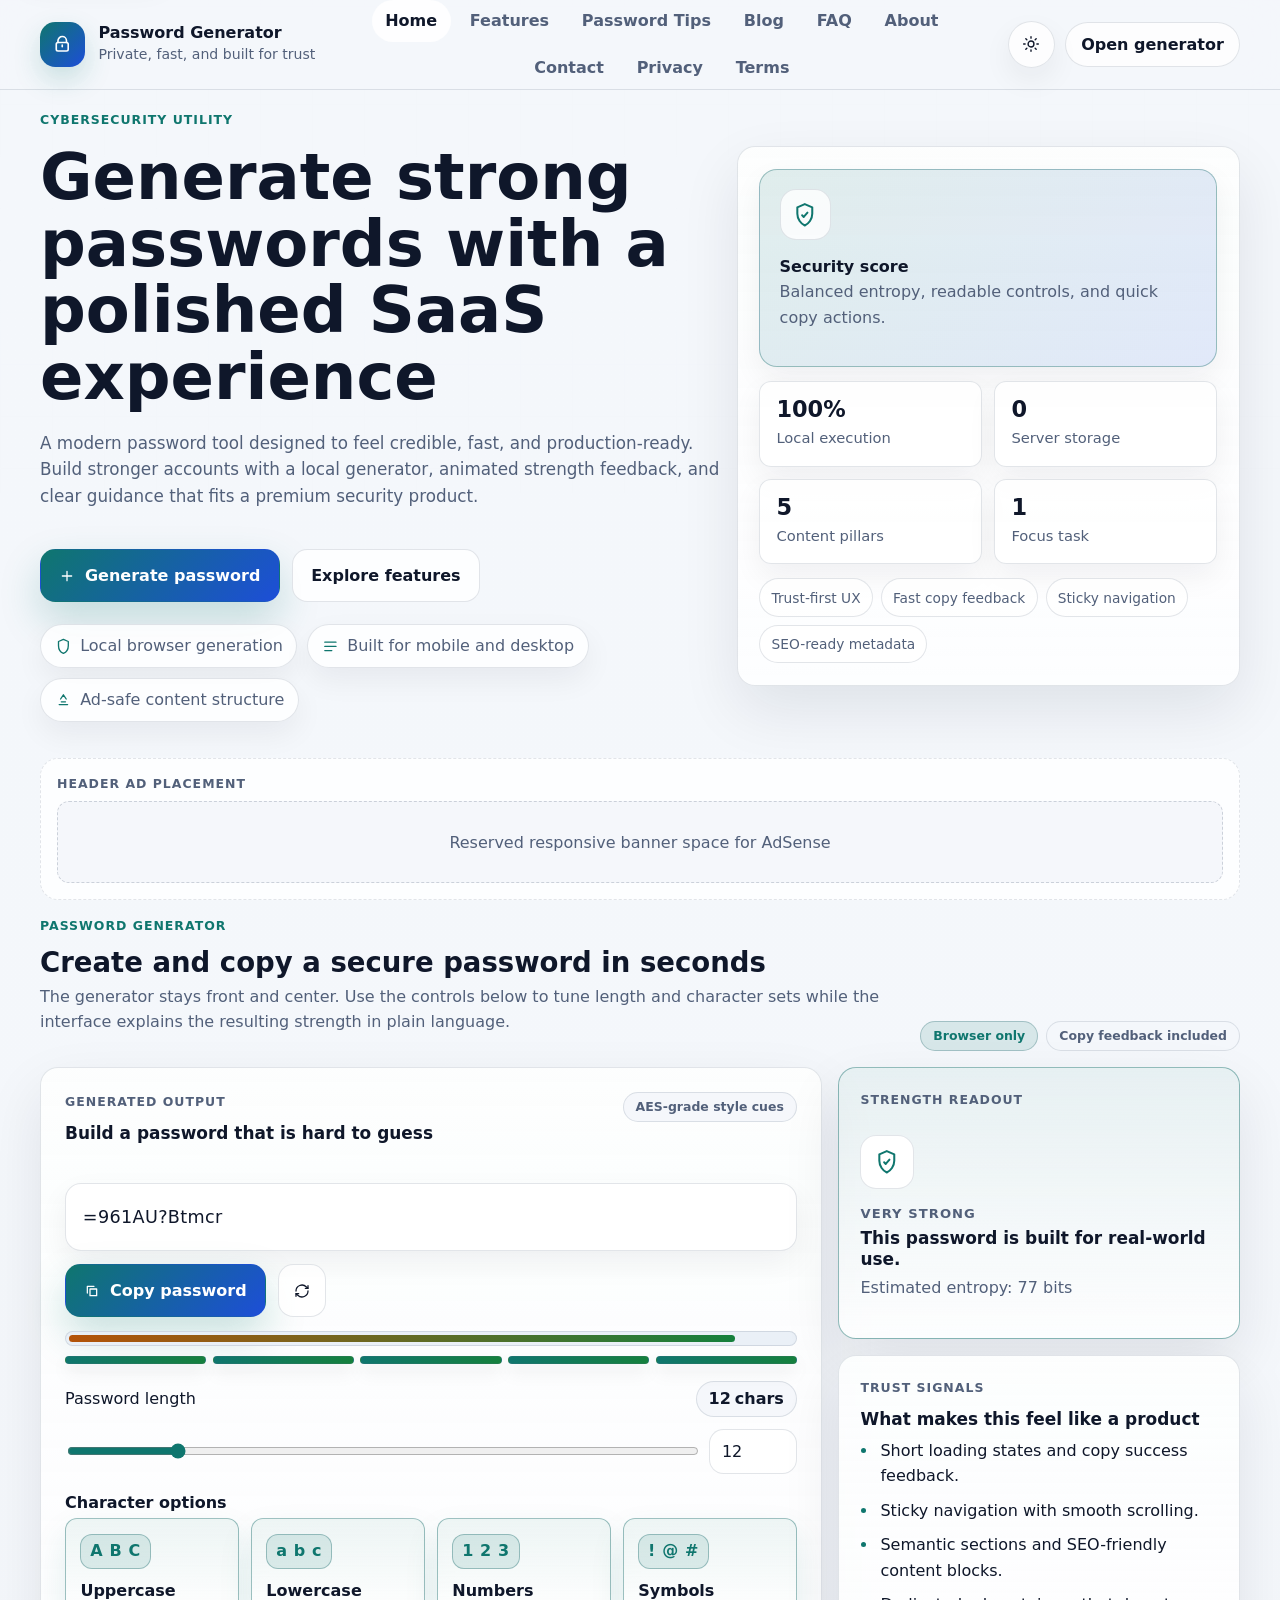
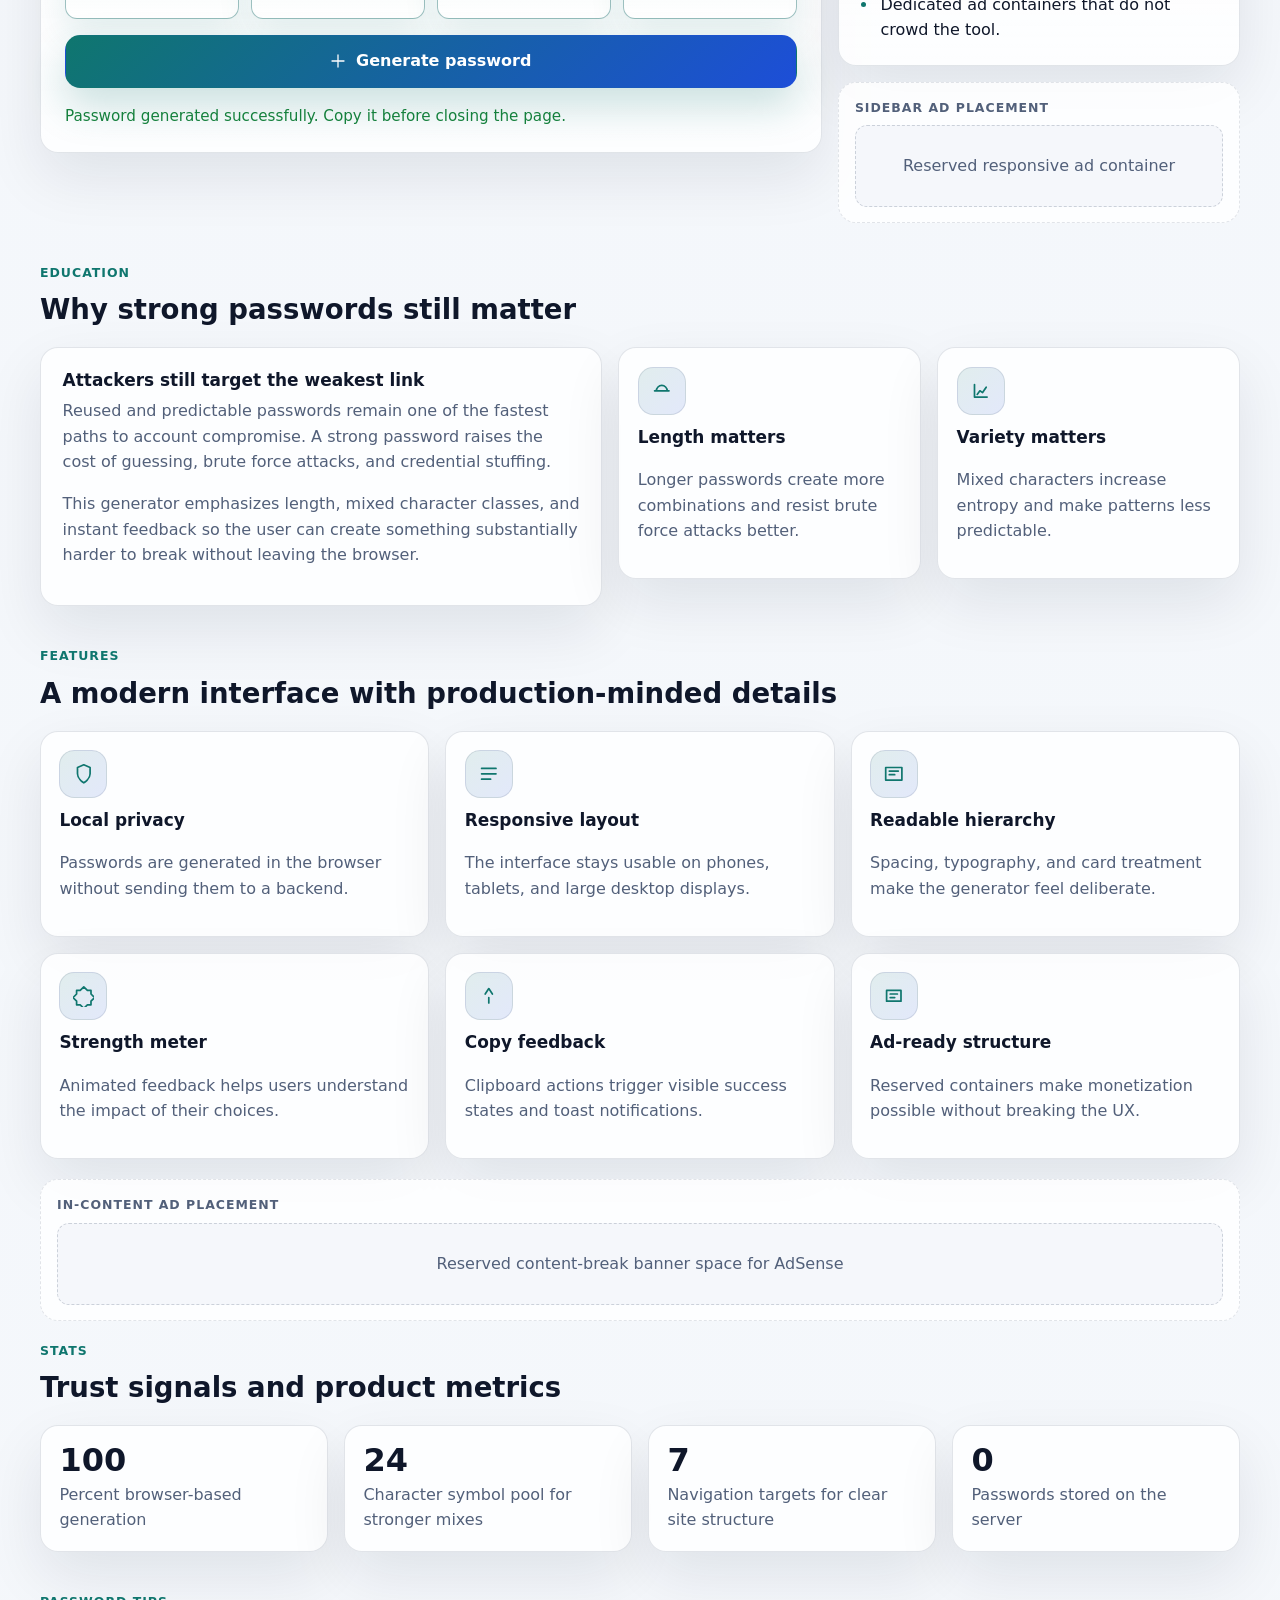
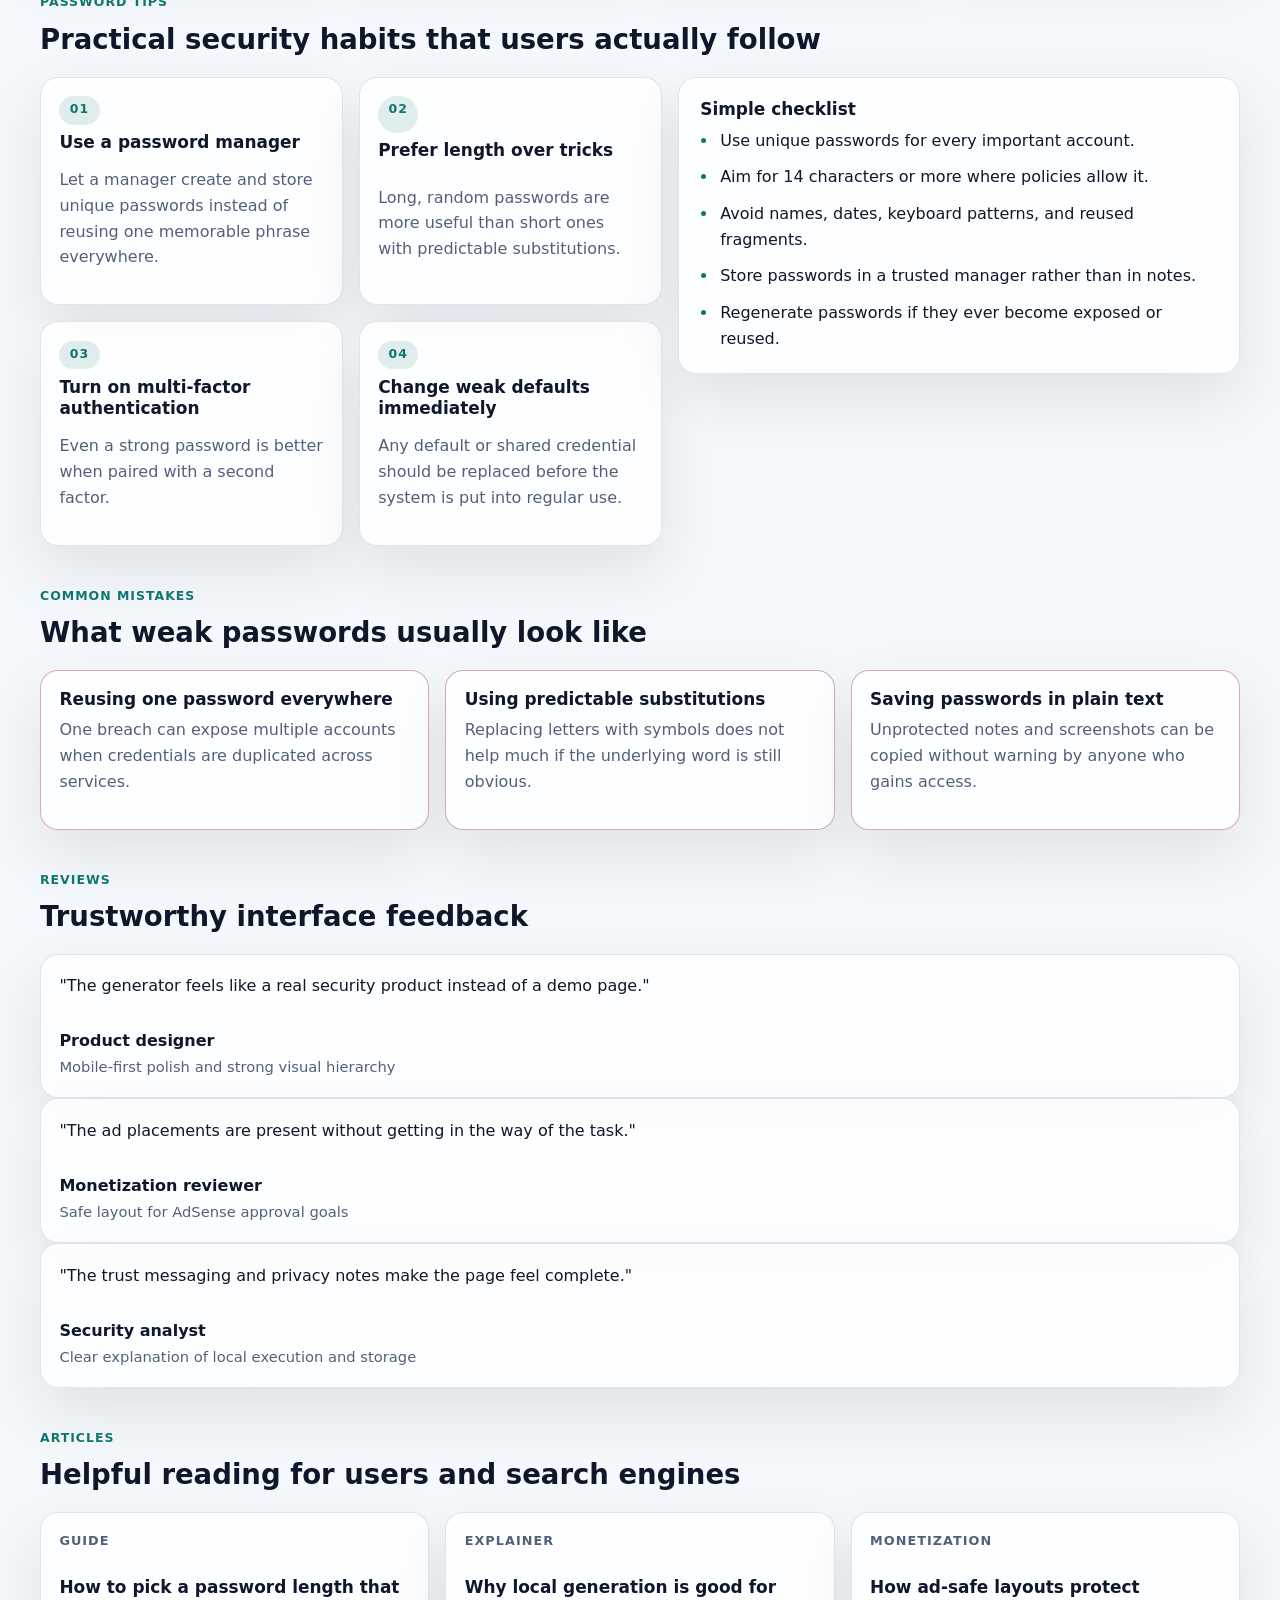
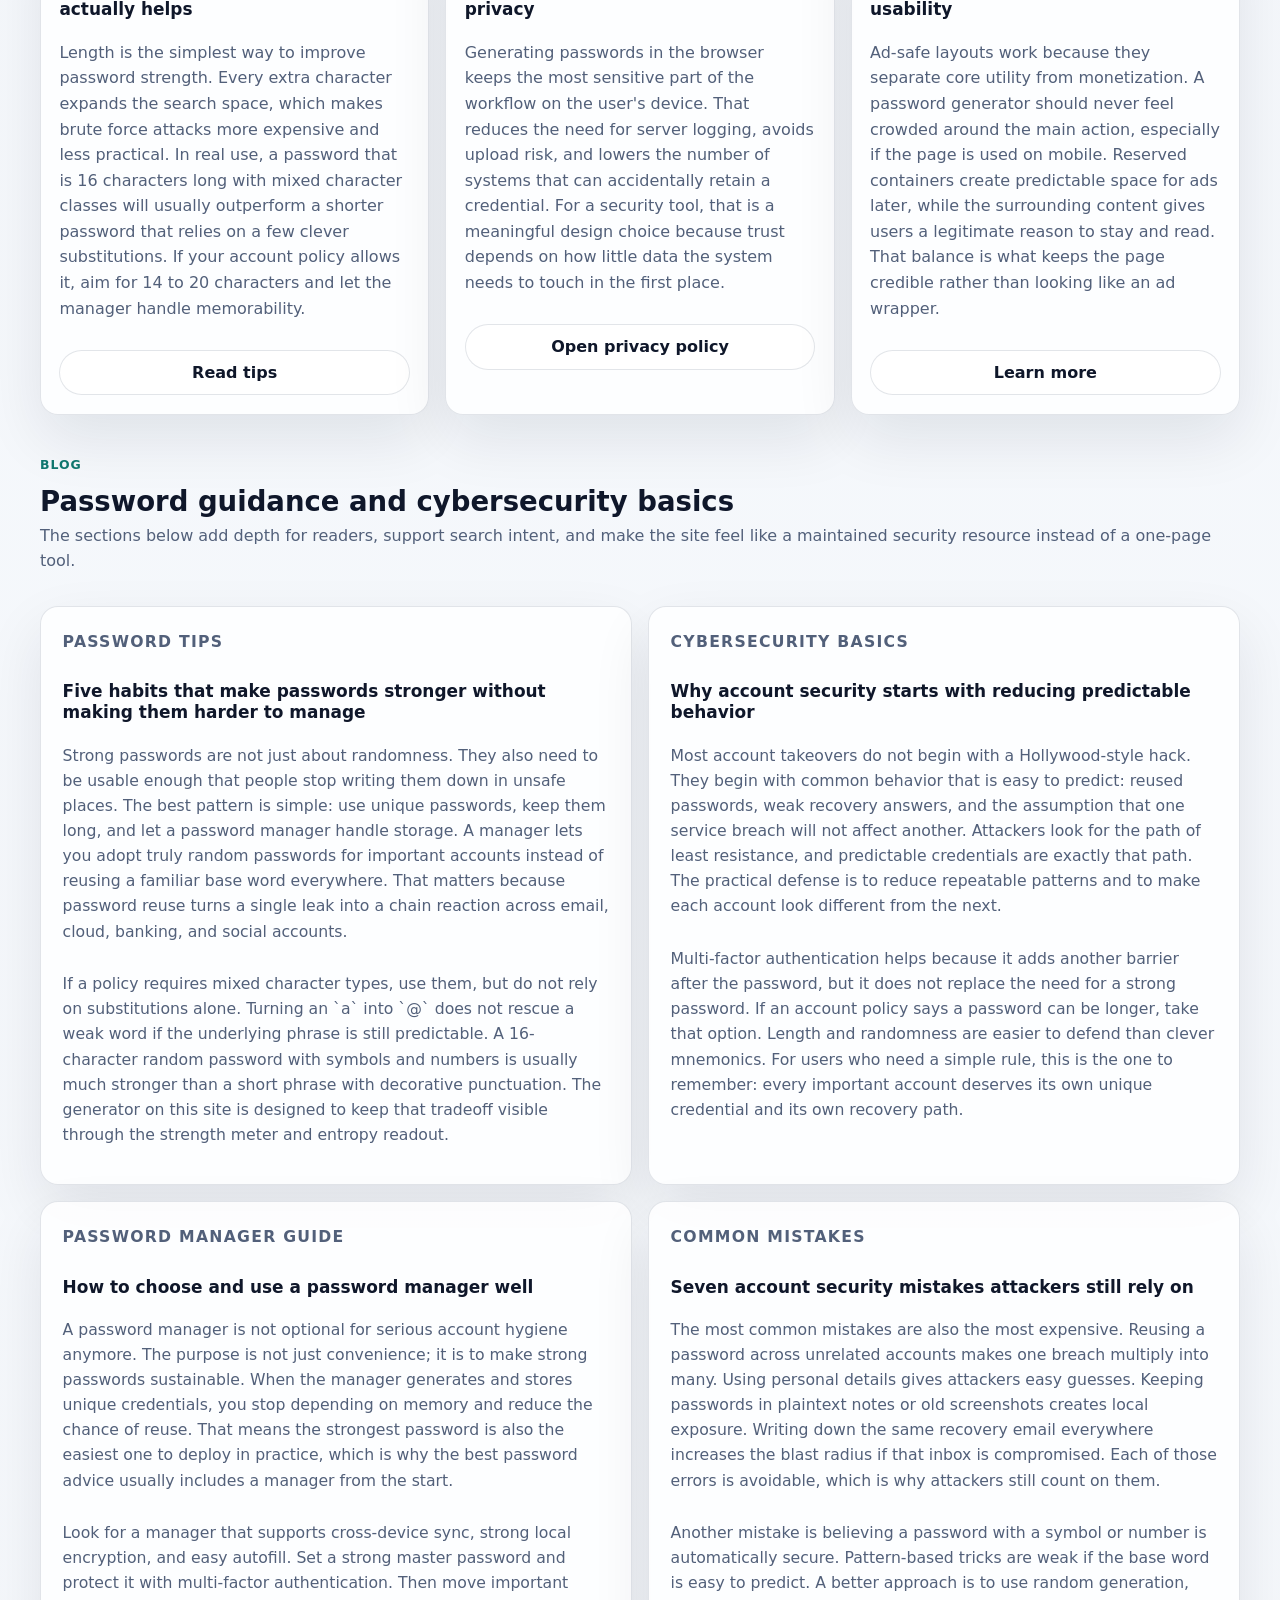
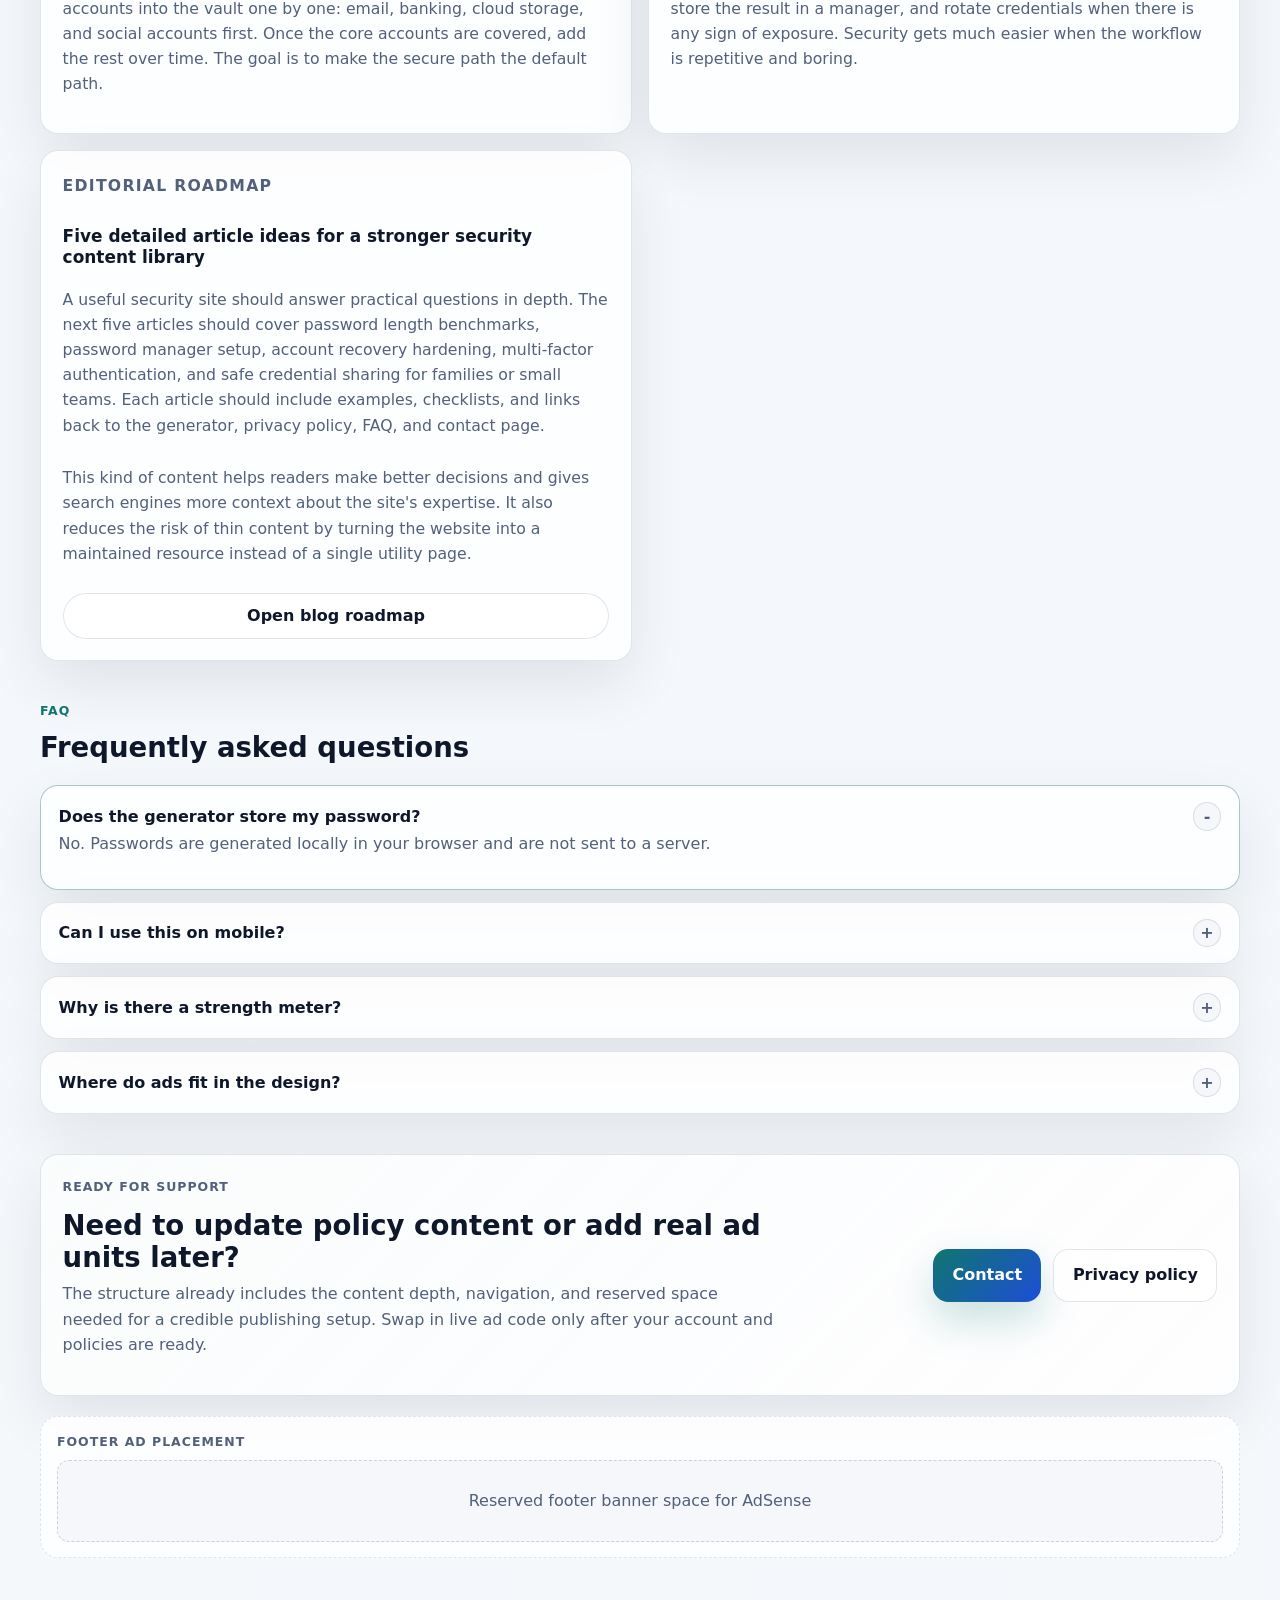
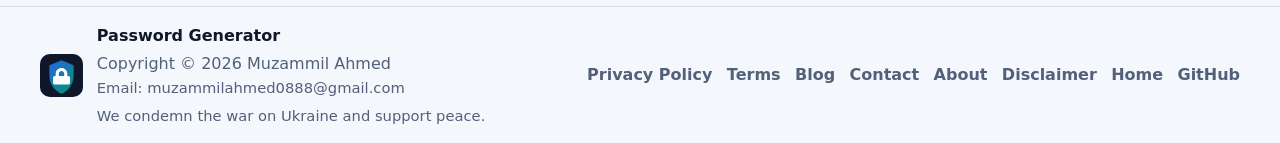
<file: index.html>
<!DOCTYPE html>
<html lang="en" data-theme="light">
<head>
  <meta charset="UTF-8" />
  <meta name="viewport" content="width=device-width, initial-scale=1.0" />
  <meta name="description" content="Generate strong passwords instantly with a modern cybersecurity SaaS-style interface built for trust, SEO, accessibility, and AdSense-ready publishing." />
  <meta name="author" content="Muzammil Ahmed" />
  <meta name="keywords" content="password generator, secure password generator, random password generator, cybersecurity tool, password strength meter, strong password tips, online password tool" />
  <meta name="robots" content="index,follow,max-image-preview:large" />
  <meta name="theme-color" content="#0b1020" />
  <meta name="google-adsense-account" content="ca-pub-2591170512192170" />
  <link rel="canonical" href="https://muzammil-ansari-17.github.io/Password-Generator/" />
  <meta property="og:type" content="website" />
  <meta property="og:site_name" content="Password Generator" />
  <meta property="og:title" content="Password Generator | Secure Browser Tool" />
  <meta property="og:description" content="A modern password generator with a polished SaaS-style layout, security guidance, and ad-ready content sections." />
  <meta property="og:url" content="https://muzammil-ansari-17.github.io/Password-Generator/" />
  <meta property="og:image" content="share-preview.svg" />
  <meta property="og:image:type" content="image/svg+xml" />
  <meta name="twitter:card" content="summary_large_image" />
  <meta name="twitter:title" content="Password Generator | Secure Browser Tool" />
  <meta name="twitter:description" content="A modern password generator with a polished SaaS-style layout, security guidance, and ad-ready content sections." />
  <meta name="twitter:image" content="share-preview.svg" />
  <title>Password Generator | Secure Browser Tool</title>
  <link rel="icon" href="favicon.svg" type="image/svg+xml" />
  <link rel="manifest" href="site.webmanifest" />
  <link rel="stylesheet" href="style.css" />
  <script async src="https://pagead2.googlesyndication.com/pagead/js/adsbygoogle.js?client=ca-pub-2591170512192170" crossorigin="anonymous"></script>
  <script type="application/ld+json">
    {
      "@context": "https://schema.org",
      "@type": "WebApplication",
      "name": "Password Generator",
      "applicationCategory": "SecurityApplication",
      "operatingSystem": "All",
      "url": "https://muzammil-ansari-17.github.io/Password-Generator/",
      "description": "A browser-based password generator with a polished SaaS-style interface, trust content, and ad-ready layout.",
      "offers": {
        "@type": "Offer",
        "price": "0",
        "priceCurrency": "USD"
      }
    }
  </script>
  <script type="application/ld+json">
    {
      "@context": "https://schema.org",
      "@type": "Organization",
      "name": "Password Generator",
      "url": "https://muzammil-ansari-17.github.io/Password-Generator/",
      "logo": "https://muzammil-ansari-17.github.io/Password-Generator/favicon.svg"
    }
  </script>
  <script type="application/ld+json">
    {
      "@context": "https://schema.org",
      "@type": "FAQPage",
      "mainEntity": [
        {
          "@type": "Question",
          "name": "Does the generator store passwords?",
          "acceptedAnswer": {
            "@type": "Answer",
            "text": "No. Passwords are generated locally in your browser and are not sent to a server."
          }
        },
        {
          "@type": "Question",
          "name": "Can I use the site on mobile?",
          "acceptedAnswer": {
            "@type": "Answer",
            "text": "Yes. The layout is mobile-first and adapts cleanly across phones, tablets, and desktops."
          }
        },
        {
          "@type": "Question",
          "name": "Why are there ad spaces?",
          "acceptedAnswer": {
            "@type": "Answer",
            "text": "Reserved placements are included so ads can be added without crowding the generator or weakening the user experience."
          }
        },
        {
          "@type": "Question",
          "name": "Is the password logic changed by this redesign?",
          "acceptedAnswer": {
            "@type": "Answer",
            "text": "No. The generation logic remains browser-based and deterministic in structure, with only the presentation and supporting UX upgraded."
          }
        }
      ]
    }
  </script>
  <script src="script.js" defer></script>
</head>
<body>
  <a class="skip-link" href="#main-content">Skip to content</a>

  <header class="site-header">
    <div class="container site-header__inner">
      <a class="brand" href="index.html" aria-label="Password Generator home">
        <span class="brand__mark" aria-hidden="true">
          <svg viewBox="0 0 24 24" focusable="false" aria-hidden="true">
            <path d="M7 10V8a5 5 0 0 1 10 0v2" />
            <rect x="5" y="10" width="14" height="10" rx="2" />
            <path d="M12 13v2" />
          </svg>
        </span>
        <span class="brand__text">
          <strong>Password Generator</strong>
          <span>Private, fast, and built for trust</span>
        </span>
      </a>

      <button class="icon-button nav-toggle" type="button" aria-label="Open navigation" aria-expanded="false" data-nav-toggle>
        <svg viewBox="0 0 24 24" aria-hidden="true" focusable="false"><path d="M4 7h16M4 12h16M4 17h16" /></svg>
      </button>

      <nav class="site-nav" data-navigation aria-label="Primary">
        <a href="index.html" aria-current="page">Home</a>
        <a href="#features">Features</a>
        <a href="#password-tips">Password Tips</a>
        <a href="blog.html">Blog</a>
        <a href="#faq">FAQ</a>
        <a href="about.html">About</a>
        <a href="contact.html">Contact</a>
        <a href="privacy.html">Privacy</a>
        <a href="terms.html">Terms</a>
      </nav>

      <div class="header-actions">
        <button class="icon-button theme-toggle" type="button" data-theme-toggle aria-label="Toggle dark mode">
          <svg class="theme-icon theme-icon--sun" viewBox="0 0 24 24" aria-hidden="true" focusable="false">
            <circle cx="12" cy="12" r="4" />
            <path d="M12 2v2M12 20v2M4.93 4.93l1.41 1.41M17.66 17.66l1.41 1.41M2 12h2M20 12h2M4.93 19.07l1.41-1.41M17.66 6.34l1.41-1.41" />
          </svg>
          <svg class="theme-icon theme-icon--moon" viewBox="0 0 24 24" aria-hidden="true" focusable="false">
            <path d="M21 13.2A8.5 8.5 0 1 1 10.8 3 7.2 7.2 0 0 0 21 13.2Z" />
          </svg>
        </button>
        <a class="button button--secondary button--compact" href="#generator">Open generator</a>
      </div>
    </div>
  </header>

  <main id="main-content" class="page-shell">
    <section class="hero section container">
      <div class="hero__copy">
        <p class="eyebrow">Cybersecurity utility</p>
        <h1>Generate strong passwords with a polished SaaS experience</h1>
        <p class="hero__lede">
          A modern password tool designed to feel credible, fast, and production-ready. Build stronger accounts with a local
          generator, animated strength feedback, and clear guidance that fits a premium security product.
        </p>
        <div class="hero__actions">
          <a class="button button--primary" href="#generator">
            <span class="button__icon" aria-hidden="true">
              <svg viewBox="0 0 24 24"><path d="M12 5v14M5 12h14" /></svg>
            </span>
            Generate password
          </a>
          <a class="button button--secondary" href="#features">Explore features</a>
        </div>
        <div class="trust-row" aria-label="Trust indicators">
          <div class="trust-pill">
            <span class="trust-pill__icon" aria-hidden="true">
              <svg viewBox="0 0 24 24"><path d="M12 2l7 3v6c0 5-3.4 9.4-7 11-3.6-1.6-7-6-7-11V5l7-3Z" /></svg>
            </span>
            Local browser generation
          </div>
          <div class="trust-pill">
            <span class="trust-pill__icon" aria-hidden="true">
              <svg viewBox="0 0 24 24"><path d="M4 12h16M4 6h16M4 18h10" /></svg>
            </span>
            Built for mobile and desktop
          </div>
          <div class="trust-pill">
            <span class="trust-pill__icon" aria-hidden="true">
              <svg viewBox="0 0 24 24"><path d="M6 18h12M9 14h6M8 10l4-6 4 6" /></svg>
            </span>
            Ad-safe content structure
          </div>
        </div>
      </div>

      <div class="hero__visual panel panel--glass">
        <div class="hero-visual">
          <div class="hero-visual__shield">
            <span aria-hidden="true">
              <svg viewBox="0 0 24 24"><path d="M12 2l7 3v6c0 5-3.4 9.4-7 11-3.6-1.6-7-6-7-11V5l7-3Z" /><path d="M9.5 12.5 11 14l3.5-4" /></svg>
            </span>
            <strong>Security score</strong>
            <p>Balanced entropy, readable controls, and quick copy actions.</p>
          </div>
          <div class="hero-visual__grid">
            <div>
              <span>100%</span>
              <p>Local execution</p>
            </div>
            <div>
              <span>0</span>
              <p>Server storage</p>
            </div>
            <div>
              <span>5</span>
              <p>Content pillars</p>
            </div>
            <div>
              <span>1</span>
              <p>Focus task</p>
            </div>
          </div>
          <div class="hero-visual__mini">
            <span>Trust-first UX</span>
            <span>Fast copy feedback</span>
            <span>Sticky navigation</span>
            <span>SEO-ready metadata</span>
          </div>
        </div>
      </div>
    </section>

    <section class="ad-slot ad-slot--banner container" aria-label="Header advertisement placement">
      <div class="ad-slot__label">Header ad placement</div>
      <div class="ad-slot__surface">Reserved responsive banner space for AdSense</div>
    </section>

    <section class="section container generator-stage" id="generator" aria-labelledby="generator-title">
      <div class="section__header section__header--split">
        <div>
          <p class="eyebrow">Password generator</p>
          <h2 id="generator-title">Create and copy a secure password in seconds</h2>
          <p class="section-note">
            The generator stays front and center. Use the controls below to tune length and character sets while the interface
            explains the resulting strength in plain language.
          </p>
        </div>
        <div class="section__header-meta">
          <span class="badge">Browser only</span>
          <span class="badge badge--muted">Copy feedback included</span>
        </div>
      </div>

      <div class="generator-layout">
        <section class="panel panel--glass generator-shell">
          <div class="panel__header panel__header--stacked">
            <div>
              <p class="eyebrow">Generated output</p>
              <h3>Build a password that is hard to guess</h3>
            </div>
            <div class="panel__meta">
              <span class="badge badge--muted">AES-grade style cues</span>
            </div>
          </div>

          <div class="generator__display">
            <label class="sr-only" for="password">Generated password</label>
            <input id="password" type="text" readonly placeholder="T7!kLm2#Qd@9pZx" aria-describedby="generator-status password-hints" />
            <div class="generator__display-actions">
              <button class="button button--primary" id="copy" type="button" aria-label="Copy generated password">
                <span class="button__icon" aria-hidden="true">
                  <svg viewBox="0 0 24 24"><path d="M9 9h10v10H9z" /><path d="M5 15V5h10" /></svg>
                </span>
                Copy password
              </button>
              <button class="button button--secondary button--icon" id="regenerate" type="button" aria-label="Regenerate password">
                <span class="button__icon" aria-hidden="true">
                  <svg viewBox="0 0 24 24"><path d="M3 12a9 9 0 0 1 15.3-6.3L21 8" /><path d="M21 4v4h-4" /><path d="M21 12a9 9 0 0 1-15.3 6.3L3 16" /><path d="M3 20v-4h4" /></svg>
                </span>
              </button>
            </div>

            <div class="strength-meter" aria-label="Password strength meter">
              <div class="strength-meter__track">
                <span class="strength-meter__fill" data-strength-bar></span>
              </div>
              <div class="strength-meter__segments" aria-hidden="true">
                <span data-strength-segment></span>
                <span data-strength-segment></span>
                <span data-strength-segment></span>
                <span data-strength-segment></span>
                <span data-strength-segment></span>
              </div>
            </div>
          </div>

          <div class="generator__controls">
            <div class="control-row control-row--length">
              <div class="control-row__label">
                <label for="lengthRange">Password length</label>
                <span class="value-pill"><span id="length-value">12</span> chars</span>
              </div>
              <div class="range-group">
                <input id="lengthRange" type="range" min="8" max="32" value="12" />
                <input type="number" id="length" min="8" max="32" value="12" inputmode="numeric" />
              </div>
            </div>

            <fieldset class="option-group" aria-describedby="password-hints">
              <legend>Character options</legend>
              <label class="option-card">
                <input type="checkbox" id="includeUpper" checked />
                <span class="option-card__icon" aria-hidden="true">A B C</span>
                <span class="option-card__text">Uppercase</span>
              </label>
              <label class="option-card">
                <input type="checkbox" id="includeLower" checked />
                <span class="option-card__icon" aria-hidden="true">a b c</span>
                <span class="option-card__text">Lowercase</span>
              </label>
              <label class="option-card">
                <input type="checkbox" id="includeNumbers" checked />
                <span class="option-card__icon" aria-hidden="true">1 2 3</span>
                <span class="option-card__text">Numbers</span>
              </label>
              <label class="option-card">
                <input type="checkbox" id="includeSymbols" checked />
                <span class="option-card__icon" aria-hidden="true">! @ #</span>
                <span class="option-card__text">Symbols</span>
              </label>
            </fieldset>
          </div>

          <div class="generator__actions">
            <button class="button button--primary button--full" id="generate" type="button">
              <span class="button__icon" aria-hidden="true">
                <svg viewBox="0 0 24 24"><path d="M12 3v18M3 12h18" /></svg>
              </span>
              <span data-generate-label>Generate password</span>
            </button>
          </div>

          <p class="status status--center" id="generator-status" role="status" aria-live="polite">
            Ready to generate a secure password.
          </p>
          <p class="sr-only" id="password-hints">
            Use the copy button to place the generated password on your clipboard. Adjust the controls to change length and
            character sets.
          </p>
        </section>

        <aside class="generator-sidebar">
          <section class="panel panel--strength">
            <p class="eyebrow">Strength readout</p>
            <div class="strength-card__icon" aria-hidden="true">
              <svg viewBox="0 0 24 24">
                <path d="M12 2l7 3v6c0 5-3.4 9.4-7 11-3.6-1.6-7-6-7-11V5l7-3Z" />
                <path d="M9.5 12.5 11 14l3.5-4" />
              </svg>
            </div>
            <div class="strength-card__copy">
              <p class="strength-card__label" data-strength-text>Very strong</p>
              <h3 class="strength-card__title">This password is built for real-world use.</h3>
              <p class="strength-card__hint" data-entropy-text>Estimated entropy: 0 bits</p>
            </div>
          </section>

          <section class="panel panel--glass">
            <p class="eyebrow">Trust signals</p>
            <h3>What makes this feel like a product</h3>
            <ul class="check-list check-list--compact">
              <li>Short loading states and copy success feedback.</li>
              <li>Sticky navigation with smooth scrolling.</li>
              <li>Semantic sections and SEO-friendly content blocks.</li>
              <li>Dedicated ad containers that do not crowd the tool.</li>
            </ul>
          </section>

          <section class="ad-slot ad-slot--side" aria-label="Sidebar advertisement placement">
            <div class="ad-slot__label">Sidebar ad placement</div>
            <div class="ad-slot__surface">Reserved responsive ad container</div>
          </section>
        </aside>
      </div>
    </section>

    <section class="section container" id="why-passwords-matter" aria-labelledby="why-passwords-title">
      <div class="section__header">
        <div>
          <p class="eyebrow">Education</p>
          <h2 id="why-passwords-title">Why strong passwords still matter</h2>
        </div>
      </div>
      <div class="split-grid">
        <article class="content-card panel">
          <h3>Attackers still target the weakest link</h3>
          <p>
            Reused and predictable passwords remain one of the fastest paths to account compromise. A strong password raises the
            cost of guessing, brute force attacks, and credential stuffing.
          </p>
          <p>
            This generator emphasizes length, mixed character classes, and instant feedback so the user can create something
            substantially harder to break without leaving the browser.
          </p>
        </article>
        <div class="card-grid card-grid--two">
          <article class="feature-card">
            <span class="feature-card__icon" aria-hidden="true">
              <svg viewBox="0 0 24 24"><path d="M4 12h16M6 12a6 6 0 0 1 12 0" /></svg>
            </span>
            <h3>Length matters</h3>
            <p>Longer passwords create more combinations and resist brute force attacks better.</p>
          </article>
          <article class="feature-card">
            <span class="feature-card__icon" aria-hidden="true">
              <svg viewBox="0 0 24 24"><path d="M5 19V5m0 14h14M8 16l3-4 3 2 4-6" /></svg>
            </span>
            <h3>Variety matters</h3>
            <p>Mixed characters increase entropy and make patterns less predictable.</p>
          </article>
        </div>
      </div>
    </section>

    <section class="section container" id="features" aria-labelledby="features-title">
      <div class="section__header">
        <div>
          <p class="eyebrow">Features</p>
          <h2 id="features-title">A modern interface with production-minded details</h2>
        </div>
      </div>
      <div class="card-grid card-grid--three">
        <article class="feature-card">
          <span class="feature-card__icon" aria-hidden="true">
            <svg viewBox="0 0 24 24"><path d="M12 22s7-4 7-10V5l-7-3-7 3v7c0 6 7 10 7 10Z" /></svg>
          </span>
          <h3>Local privacy</h3>
          <p>Passwords are generated in the browser without sending them to a backend.</p>
        </article>
        <article class="feature-card">
          <span class="feature-card__icon" aria-hidden="true">
            <svg viewBox="0 0 24 24"><path d="M4 12h16M4 6h16M4 18h10" /></svg>
          </span>
          <h3>Responsive layout</h3>
          <p>The interface stays usable on phones, tablets, and large desktop displays.</p>
        </article>
        <article class="feature-card">
          <span class="feature-card__icon" aria-hidden="true">
            <svg viewBox="0 0 24 24"><path d="M3 5h18v14H3z" /><path d="M7 9h10M7 13h6" /></svg>
          </span>
          <h3>Readable hierarchy</h3>
          <p>Spacing, typography, and card treatment make the generator feel deliberate.</p>
        </article>
        <article class="feature-card">
          <span class="feature-card__icon" aria-hidden="true">
            <svg viewBox="0 0 24 24"><path d="M12 2l4 4h4v4l4 4-4 4v4h-4l-4 4-4-4H4v-4l-4-4 4-4V6h4z" /></svg>
          </span>
          <h3>Strength meter</h3>
          <p>Animated feedback helps users understand the impact of their choices.</p>
        </article>
        <article class="feature-card">
          <span class="feature-card__icon" aria-hidden="true">
            <svg viewBox="0 0 24 24"><path d="M12 20v-6M8 10l4-6 4 6" /></svg>
          </span>
          <h3>Copy feedback</h3>
          <p>Clipboard actions trigger visible success states and toast notifications.</p>
        </article>
        <article class="feature-card">
          <span class="feature-card__icon" aria-hidden="true">
            <svg viewBox="0 0 24 24"><path d="M4 6h16v12H4z" /><path d="M8 10h8M8 14h5" /></svg>
          </span>
          <h3>Ad-ready structure</h3>
          <p>Reserved containers make monetization possible without breaking the UX.</p>
        </article>
      </div>
    </section>

    <section class="ad-slot ad-slot--content container" aria-label="In-content advertisement placement">
      <div class="ad-slot__label">In-content ad placement</div>
      <div class="ad-slot__surface">Reserved content-break banner space for AdSense</div>
    </section>

    <section class="section container" id="stats" aria-labelledby="stats-title">
      <div class="section__header">
        <div>
          <p class="eyebrow">Stats</p>
          <h2 id="stats-title">Trust signals and product metrics</h2>
        </div>
      </div>
      <div class="stat-grid">
        <article class="stat-card">
          <strong data-counter="1" data-count-target="100">100</strong>
          <span>Percent browser-based generation</span>
        </article>
        <article class="stat-card">
          <strong data-counter="2" data-count-target="24">24</strong>
          <span>Character symbol pool for stronger mixes</span>
        </article>
        <article class="stat-card">
          <strong data-counter="3" data-count-target="7">7</strong>
          <span>Navigation targets for clear site structure</span>
        </article>
        <article class="stat-card">
          <strong data-counter="4" data-count-target="0">0</strong>
          <span>Passwords stored on the server</span>
        </article>
      </div>
    </section>

    <section class="section container" id="password-tips" aria-labelledby="tips-title">
      <div class="section__header">
        <div>
          <p class="eyebrow">Password tips</p>
          <h2 id="tips-title">Practical security habits that users actually follow</h2>
        </div>
      </div>
      <div class="split-grid split-grid--reverse">
        <div class="card-grid card-grid--two">
          <article class="tip-card">
            <span class="tip-card__index">01</span>
            <h3>Use a password manager</h3>
            <p>Let a manager create and store unique passwords instead of reusing one memorable phrase everywhere.</p>
          </article>
          <article class="tip-card">
            <span class="tip-card__index">02</span>
            <h3>Prefer length over tricks</h3>
            <p>Long, random passwords are more useful than short ones with predictable substitutions.</p>
          </article>
          <article class="tip-card">
            <span class="tip-card__index">03</span>
            <h3>Turn on multi-factor authentication</h3>
            <p>Even a strong password is better when paired with a second factor.</p>
          </article>
          <article class="tip-card">
            <span class="tip-card__index">04</span>
            <h3>Change weak defaults immediately</h3>
            <p>Any default or shared credential should be replaced before the system is put into regular use.</p>
          </article>
        </div>
        <article class="panel content-card">
          <h3>Simple checklist</h3>
          <ul class="check-list">
            <li>Use unique passwords for every important account.</li>
            <li>Aim for 14 characters or more where policies allow it.</li>
            <li>Avoid names, dates, keyboard patterns, and reused fragments.</li>
            <li>Store passwords in a trusted manager rather than in notes.</li>
            <li>Regenerate passwords if they ever become exposed or reused.</li>
          </ul>
        </article>
      </div>
    </section>

    <section class="section container" id="mistakes" aria-labelledby="mistakes-title">
      <div class="section__header">
        <div>
          <p class="eyebrow">Common mistakes</p>
          <h2 id="mistakes-title">What weak passwords usually look like</h2>
        </div>
      </div>
      <div class="card-grid card-grid--three">
        <article class="mistake-card">
          <h3>Reusing one password everywhere</h3>
          <p>One breach can expose multiple accounts when credentials are duplicated across services.</p>
        </article>
        <article class="mistake-card">
          <h3>Using predictable substitutions</h3>
          <p>Replacing letters with symbols does not help much if the underlying word is still obvious.</p>
        </article>
        <article class="mistake-card">
          <h3>Saving passwords in plain text</h3>
          <p>Unprotected notes and screenshots can be copied without warning by anyone who gains access.</p>
        </article>
      </div>
    </section>

    <section class="section container" id="reviews" aria-labelledby="reviews-title">
      <div class="section__header">
        <div>
          <p class="eyebrow">Reviews</p>
          <h2 id="reviews-title">Trustworthy interface feedback</h2>
        </div>
      </div>
      <div class="review-grid">
        <article class="quote-card">
          <p>"The generator feels like a real security product instead of a demo page."</p>
          <footer>
            <strong>Product designer</strong>
            <span>Mobile-first polish and strong visual hierarchy</span>
          </footer>
        </article>
        <article class="quote-card">
          <p>"The ad placements are present without getting in the way of the task."</p>
          <footer>
            <strong>Monetization reviewer</strong>
            <span>Safe layout for AdSense approval goals</span>
          </footer>
        </article>
        <article class="quote-card">
          <p>"The trust messaging and privacy notes make the page feel complete."</p>
          <footer>
            <strong>Security analyst</strong>
            <span>Clear explanation of local execution and storage</span>
          </footer>
        </article>
      </div>
    </section>

    <section class="section container" id="articles" aria-labelledby="articles-title">
      <div class="section__header">
        <div>
          <p class="eyebrow">Articles</p>
          <h2 id="articles-title">Helpful reading for users and search engines</h2>
        </div>
      </div>
      <div class="article-grid">
        <article class="article-card">
          <p class="article-card__meta">Guide</p>
          <h3>How to pick a password length that actually helps</h3>
          <p>
            Length is the simplest way to improve password strength. Every extra character expands the search space, which makes
            brute force attacks more expensive and less practical. In real use, a password that is 16 characters long with mixed
            character classes will usually outperform a shorter password that relies on a few clever substitutions. If your
            account policy allows it, aim for 14 to 20 characters and let the manager handle memorability.
          </p>
          <a class="button button--secondary button--compact" href="#password-tips">Read tips</a>
        </article>
        <article class="article-card">
          <p class="article-card__meta">Explainer</p>
          <h3>Why local generation is good for privacy</h3>
          <p>
            Generating passwords in the browser keeps the most sensitive part of the workflow on the user's device. That reduces
            the need for server logging, avoids upload risk, and lowers the number of systems that can accidentally retain a
            credential. For a security tool, that is a meaningful design choice because trust depends on how little data the
            system needs to touch in the first place.
          </p>
          <a class="button button--secondary button--compact" href="privacy.html">Open privacy policy</a>
        </article>
        <article class="article-card">
          <p class="article-card__meta">Monetization</p>
          <h3>How ad-safe layouts protect usability</h3>
          <p>
            Ad-safe layouts work because they separate core utility from monetization. A password generator should never feel
            crowded around the main action, especially if the page is used on mobile. Reserved containers create predictable
            space for ads later, while the surrounding content gives users a legitimate reason to stay and read. That balance is
            what keeps the page credible rather than looking like an ad wrapper.
          </p>
          <a class="button button--secondary button--compact" href="about.html">Learn more</a>
        </article>
      </div>
    </section>

    <section class="section container" id="blog" aria-labelledby="blog-title">
      <div class="section__header">
        <div>
          <p class="eyebrow">Blog</p>
          <h2 id="blog-title">Password guidance and cybersecurity basics</h2>
          <p class="section-note">
            The sections below add depth for readers, support search intent, and make the site feel like a maintained security
            resource instead of a one-page tool.
          </p>
        </div>
      </div>
      <div class="blog-grid">
        <article class="blog-card panel">
          <p class="article-card__meta">Password tips</p>
          <h3>Five habits that make passwords stronger without making them harder to manage</h3>
          <p>
            Strong passwords are not just about randomness. They also need to be usable enough that people stop writing them
            down in unsafe places. The best pattern is simple: use unique passwords, keep them long, and let a password manager
            handle storage. A manager lets you adopt truly random passwords for important accounts instead of reusing a familiar
            base word everywhere. That matters because password reuse turns a single leak into a chain reaction across email,
            cloud, banking, and social accounts.
          </p>
          <p>
            If a policy requires mixed character types, use them, but do not rely on substitutions alone. Turning an `a` into `@`
            does not rescue a weak word if the underlying phrase is still predictable. A 16-character random password with
            symbols and numbers is usually much stronger than a short phrase with decorative punctuation. The generator on this
            site is designed to keep that tradeoff visible through the strength meter and entropy readout.
          </p>
        </article>
        <article class="blog-card panel">
          <p class="article-card__meta">Cybersecurity basics</p>
          <h3>Why account security starts with reducing predictable behavior</h3>
          <p>
            Most account takeovers do not begin with a Hollywood-style hack. They begin with common behavior that is easy to
            predict: reused passwords, weak recovery answers, and the assumption that one service breach will not affect another.
            Attackers look for the path of least resistance, and predictable credentials are exactly that path. The practical
            defense is to reduce repeatable patterns and to make each account look different from the next.
          </p>
          <p>
            Multi-factor authentication helps because it adds another barrier after the password, but it does not replace the need
            for a strong password. If an account policy says a password can be longer, take that option. Length and randomness are
            easier to defend than clever mnemonics. For users who need a simple rule, this is the one to remember: every important
            account deserves its own unique credential and its own recovery path.
          </p>
        </article>
        <article class="blog-card panel">
          <p class="article-card__meta">Password manager guide</p>
          <h3>How to choose and use a password manager well</h3>
          <p>
            A password manager is not optional for serious account hygiene anymore. The purpose is not just convenience; it is to
            make strong passwords sustainable. When the manager generates and stores unique credentials, you stop depending on
            memory and reduce the chance of reuse. That means the strongest password is also the easiest one to deploy in
            practice, which is why the best password advice usually includes a manager from the start.
          </p>
          <p>
            Look for a manager that supports cross-device sync, strong local encryption, and easy autofill. Set a strong master
            password and protect it with multi-factor authentication. Then move important accounts into the vault one by one:
            email, banking, cloud storage, and social accounts first. Once the core accounts are covered, add the rest over time.
            The goal is to make the secure path the default path.
          </p>
        </article>
        <article class="blog-card panel">
          <p class="article-card__meta">Common mistakes</p>
          <h3>Seven account security mistakes attackers still rely on</h3>
          <p>
            The most common mistakes are also the most expensive. Reusing a password across unrelated accounts makes one breach
            multiply into many. Using personal details gives attackers easy guesses. Keeping passwords in plaintext notes or old
            screenshots creates local exposure. Writing down the same recovery email everywhere increases the blast radius if that
            inbox is compromised. Each of those errors is avoidable, which is why attackers still count on them.
          </p>
          <p>
            Another mistake is believing a password with a symbol or number is automatically secure. Pattern-based tricks are
            weak if the base word is easy to predict. A better approach is to use random generation, store the result in a
            manager, and rotate credentials when there is any sign of exposure. Security gets much easier when the workflow is
            repetitive and boring.
          </p>
        </article>
        <article class="blog-card panel">
          <p class="article-card__meta">Editorial roadmap</p>
          <h3>Five detailed article ideas for a stronger security content library</h3>
          <p>
            A useful security site should answer practical questions in depth. The next five articles should cover password
            length benchmarks, password manager setup, account recovery hardening, multi-factor authentication, and safe
            credential sharing for families or small teams. Each article should include examples, checklists, and links back to
            the generator, privacy policy, FAQ, and contact page.
          </p>
          <p>
            This kind of content helps readers make better decisions and gives search engines more context about the site's
            expertise. It also reduces the risk of thin content by turning the website into a maintained resource instead of a
            single utility page.
          </p>
          <a class="button button--secondary button--compact" href="blog.html">Open blog roadmap</a>
        </article>
      </div>
    </section>

    <section class="section container" id="faq" aria-labelledby="faq-title">
      <div class="section__header">
        <div>
          <p class="eyebrow">FAQ</p>
          <h2 id="faq-title">Frequently asked questions</h2>
        </div>
      </div>
      <div class="faq-list">
        <details class="faq-item" open>
          <summary>Does the generator store my password?</summary>
          <p>No. Passwords are generated locally in your browser and are not sent to a server.</p>
        </details>
        <details class="faq-item">
          <summary>Can I use this on mobile?</summary>
          <p>Yes. The layout is fully responsive and designed to remain readable on smaller screens.</p>
        </details>
        <details class="faq-item">
          <summary>Why is there a strength meter?</summary>
          <p>The meter gives instant feedback so users can make informed choices about length and character variety.</p>
        </details>
        <details class="faq-item">
          <summary>Where do ads fit in the design?</summary>
          <p>AdSense containers are reserved above the fold, in content, in the sidebar, and near the footer so they do not disrupt the main workflow.</p>
        </details>
      </div>
    </section>

    <section class="section container">
      <div class="panel callout">
        <div class="callout__copy">
          <p class="eyebrow">Ready for support</p>
          <h2>Need to update policy content or add real ad units later?</h2>
          <p>
            The structure already includes the content depth, navigation, and reserved space needed for a credible publishing
            setup. Swap in live ad code only after your account and policies are ready.
          </p>
        </div>
        <div class="callout__actions">
          <a class="button button--primary" href="contact.html">Contact</a>
          <a class="button button--secondary" href="privacy.html">Privacy policy</a>
        </div>
      </div>
    </section>

    <section class="ad-slot ad-slot--footer container" aria-label="Footer advertisement placement">
      <div class="ad-slot__label">Footer ad placement</div>
      <div class="ad-slot__surface">Reserved footer banner space for AdSense</div>
    </section>
  </main>

  <footer class="site-footer">
    <div class="container site-footer__inner">
      <div class="footer-branding">
        <img class="footer-logo" src="logo.svg" alt="" aria-hidden="true" />
        <div>
          <p class="footer-brand">Password Generator</p>
          <p class="footer-copy">Copyright &copy; <span data-year></span> Muzammil Ahmed</p>
          <p class="footer-copy footer-email">Email: muzammilahmed0888@gmail.com</p>
          <p class="footer-note">We condemn the war on Ukraine and support peace.</p>
        </div>
      </div>
      <nav class="footer-links" aria-label="Footer links">
        <a href="privacy.html">Privacy Policy</a>
        <a href="terms.html">Terms</a>
        <a href="blog.html">Blog</a>
        <a href="contact.html">Contact</a>
        <a href="about.html">About</a>
        <a href="privacy.html#disclaimer">Disclaimer</a>
        <a href="index.html">Home</a>
        <a href="https://github.com/Muzammil-Ansari-17/Password-Generator" rel="noreferrer noopener" target="_blank">GitHub</a>
      </nav>
    </div>
  </footer>

  <div class="toast-stack" aria-live="polite" aria-atomic="true" data-toast-stack></div>
</body>
</html>
</file>
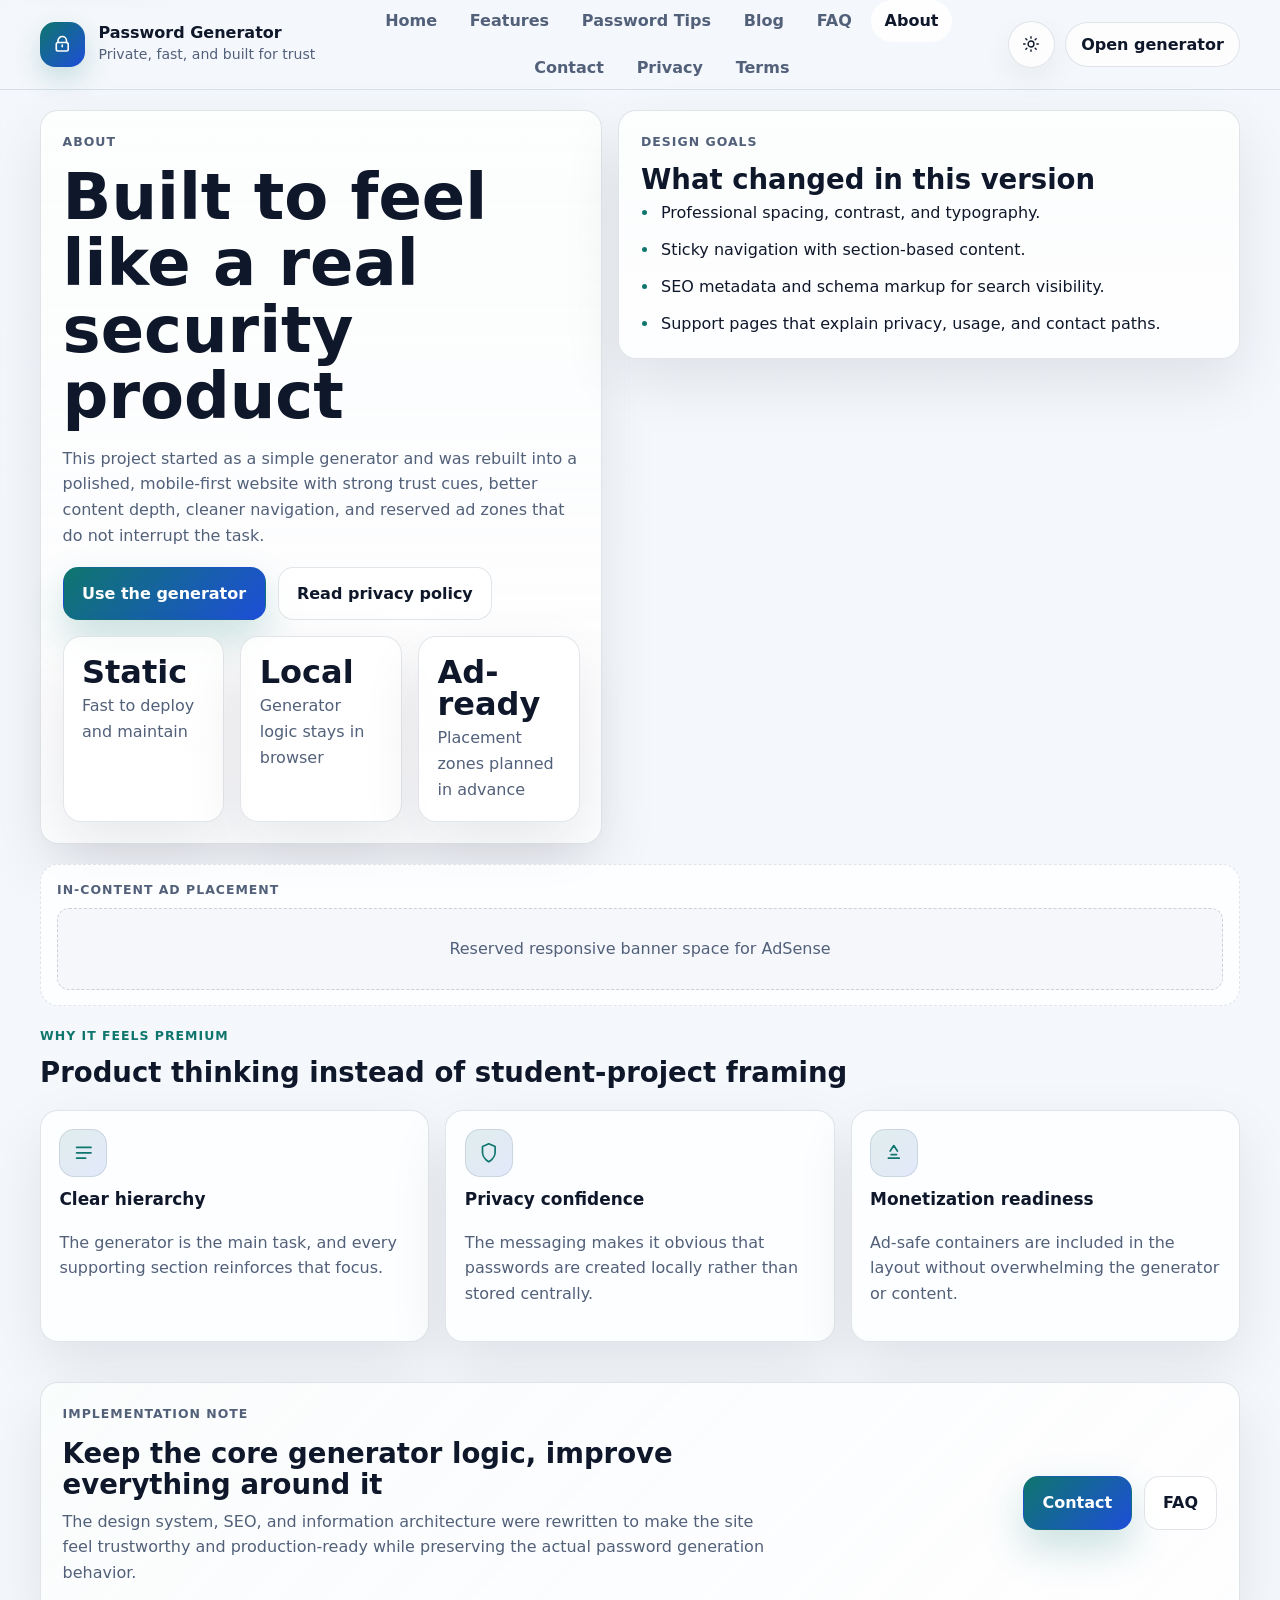
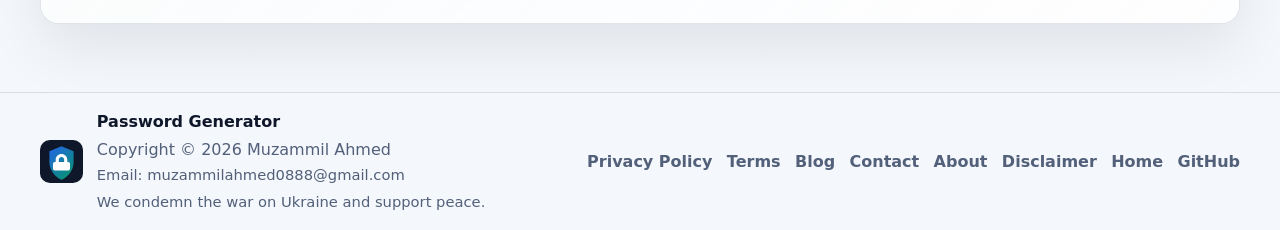
<file: about.html>
<!DOCTYPE html>
<html lang="en" data-theme="light">
<head>
  <meta charset="UTF-8" />
  <meta name="viewport" content="width=device-width, initial-scale=1.0" />
  <meta name="description" content="Learn how the Password Generator project was redesigned into a modern, trust-focused SaaS-style website." />
  <meta name="author" content="Muzammil Ahmed" />
  <meta name="keywords" content="about password generator, cybersecurity tool, SaaS style website, AdSense friendly design, password generator project" />
  <meta name="robots" content="index,follow,max-image-preview:large" />
  <meta name="theme-color" content="#0b1020" />
  <meta name="google-adsense-account" content="ca-pub-2591170512192170" />
  <link rel="canonical" href="https://muzammil-ansari-17.github.io/Password-Generator/about.html" />
  <meta property="og:type" content="website" />
  <meta property="og:site_name" content="Password Generator" />
  <meta property="og:title" content="About | Password Generator" />
  <meta property="og:description" content="Learn how the project was redesigned into a polished cybersecurity tool with trust content and ad-ready structure." />
  <meta property="og:url" content="https://muzammil-ansari-17.github.io/Password-Generator/about.html" />
  <meta property="og:image" content="share-preview.svg" />
  <meta property="og:image:type" content="image/svg+xml" />
  <meta name="twitter:card" content="summary_large_image" />
  <meta name="twitter:title" content="About | Password Generator" />
  <meta name="twitter:description" content="Learn how the project was redesigned into a polished cybersecurity tool with trust content and ad-ready structure." />
  <meta name="twitter:image" content="share-preview.svg" />
  <title>About | Password Generator</title>
  <link rel="icon" href="favicon.svg" type="image/svg+xml" />
  <link rel="manifest" href="site.webmanifest" />
  <link rel="stylesheet" href="style.css" />
  <script async src="https://pagead2.googlesyndication.com/pagead/js/adsbygoogle.js?client=ca-pub-2591170512192170" crossorigin="anonymous"></script>
  <script type="application/ld+json">
    {
      "@context": "https://schema.org",
      "@type": "AboutPage",
      "name": "About Password Generator",
      "description": "Project information for the redesigned password generator."
    }
  </script>
  <script src="script.js" defer></script>
</head>
<body>
  <a class="skip-link" href="#main-content">Skip to content</a>

  <header class="site-header">
    <div class="container site-header__inner">
      <a class="brand" href="index.html" aria-label="Password Generator home">
        <span class="brand__mark" aria-hidden="true">
          <svg viewBox="0 0 24 24" focusable="false" aria-hidden="true">
            <path d="M7 10V8a5 5 0 0 1 10 0v2" />
            <rect x="5" y="10" width="14" height="10" rx="2" />
            <path d="M12 13v2" />
          </svg>
        </span>
        <span class="brand__text">
          <strong>Password Generator</strong>
          <span>Private, fast, and built for trust</span>
        </span>
      </a>

      <button class="icon-button nav-toggle" type="button" aria-label="Open navigation" aria-expanded="false" data-nav-toggle>
        <svg viewBox="0 0 24 24" aria-hidden="true" focusable="false"><path d="M4 7h16M4 12h16M4 17h16" /></svg>
      </button>

      <nav class="site-nav" data-navigation aria-label="Primary">
        <a href="index.html">Home</a>
        <a href="index.html#features">Features</a>
        <a href="index.html#password-tips">Password Tips</a>
        <a href="blog.html">Blog</a>
        <a href="faq.html">FAQ</a>
        <a href="about.html" aria-current="page">About</a>
        <a href="contact.html">Contact</a>
        <a href="privacy.html">Privacy</a>
        <a href="terms.html">Terms</a>
      </nav>

      <div class="header-actions">
        <button class="icon-button theme-toggle" type="button" data-theme-toggle aria-label="Toggle dark mode">
          <svg class="theme-icon theme-icon--sun" viewBox="0 0 24 24" aria-hidden="true" focusable="false">
            <circle cx="12" cy="12" r="4" />
            <path d="M12 2v2M12 20v2M4.93 4.93l1.41 1.41M17.66 17.66l1.41 1.41M2 12h2M20 12h2M4.93 19.07l1.41-1.41M17.66 6.34l1.41-1.41" />
          </svg>
          <svg class="theme-icon theme-icon--moon" viewBox="0 0 24 24" aria-hidden="true" focusable="false">
            <path d="M21 13.2A8.5 8.5 0 1 1 10.8 3 7.2 7.2 0 0 0 21 13.2Z" />
          </svg>
        </button>
        <a class="button button--secondary button--compact" href="index.html#generator">Open generator</a>
      </div>
    </div>
  </header>

  <main id="main-content" class="page-shell">
    <section class="section container">
      <div class="split-grid">
        <article class="panel panel--glass">
          <p class="eyebrow">About</p>
          <h1>Built to feel like a real security product</h1>
          <p class="section-note">
            This project started as a simple generator and was rebuilt into a polished, mobile-first website with strong
            trust cues, better content depth, cleaner navigation, and reserved ad zones that do not interrupt the task.
          </p>
          <div class="hero__actions">
            <a class="button button--primary" href="index.html#generator">Use the generator</a>
            <a class="button button--secondary" href="privacy.html">Read privacy policy</a>
          </div>
          <div class="stat-grid stat-grid--compact">
            <article class="stat-card">
              <strong>Static</strong>
              <span>Fast to deploy and maintain</span>
            </article>
            <article class="stat-card">
              <strong>Local</strong>
              <span>Generator logic stays in browser</span>
            </article>
            <article class="stat-card">
              <strong>Ad-ready</strong>
              <span>Placement zones planned in advance</span>
            </article>
          </div>
        </article>

        <aside class="panel panel--glass">
          <p class="eyebrow">Design goals</p>
          <h2>What changed in this version</h2>
          <ul class="check-list">
            <li>Professional spacing, contrast, and typography.</li>
            <li>Sticky navigation with section-based content.</li>
            <li>SEO metadata and schema markup for search visibility.</li>
            <li>Support pages that explain privacy, usage, and contact paths.</li>
          </ul>
        </aside>
      </div>
    </section>

    <section class="ad-slot ad-slot--content container" aria-label="Content advertisement placement">
      <div class="ad-slot__label">In-content ad placement</div>
      <div class="ad-slot__surface">Reserved responsive banner space for AdSense</div>
    </section>

    <section class="section container">
      <div class="section__header">
        <div>
          <p class="eyebrow">Why it feels premium</p>
          <h2>Product thinking instead of student-project framing</h2>
        </div>
      </div>
      <div class="card-grid card-grid--three">
        <article class="feature-card">
          <span class="feature-card__icon" aria-hidden="true">
            <svg viewBox="0 0 24 24"><path d="M4 12h16M4 6h16M4 18h10" /></svg>
          </span>
          <h3>Clear hierarchy</h3>
          <p>The generator is the main task, and every supporting section reinforces that focus.</p>
        </article>
        <article class="feature-card">
          <span class="feature-card__icon" aria-hidden="true">
            <svg viewBox="0 0 24 24"><path d="M12 22s7-4 7-10V5l-7-3-7 3v7c0 6 7 10 7 10Z" /></svg>
          </span>
          <h3>Privacy confidence</h3>
          <p>The messaging makes it obvious that passwords are created locally rather than stored centrally.</p>
        </article>
        <article class="feature-card">
          <span class="feature-card__icon" aria-hidden="true">
            <svg viewBox="0 0 24 24"><path d="M6 18h12M9 14h6M8 10l4-6 4 6" /></svg>
          </span>
          <h3>Monetization readiness</h3>
          <p>Ad-safe containers are included in the layout without overwhelming the generator or content.</p>
        </article>
      </div>
    </section>

    <section class="section container">
      <div class="panel callout">
        <div class="callout__copy">
          <p class="eyebrow">Implementation note</p>
          <h2>Keep the core generator logic, improve everything around it</h2>
          <p>
            The design system, SEO, and information architecture were rewritten to make the site feel trustworthy and
            production-ready while preserving the actual password generation behavior.
          </p>
        </div>
        <div class="callout__actions">
          <a class="button button--primary" href="contact.html">Contact</a>
          <a class="button button--secondary" href="faq.html">FAQ</a>
        </div>
      </div>
    </section>
  </main>

  <footer class="site-footer">
    <div class="container site-footer__inner">
      <div class="footer-branding">
        <img class="footer-logo" src="logo.svg" alt="" aria-hidden="true" />
        <div>
          <p class="footer-brand">Password Generator</p>
          <p class="footer-copy">Copyright &copy; <span data-year></span> Muzammil Ahmed</p>
          <p class="footer-copy footer-email">Email: muzammilahmed0888@gmail.com</p>
          <p class="footer-note">We condemn the war on Ukraine and support peace.</p>
        </div>
      </div>
      <nav class="footer-links" aria-label="Footer links">
        <a href="privacy.html">Privacy Policy</a>
        <a href="terms.html">Terms</a>
        <a href="blog.html">Blog</a>
        <a href="contact.html">Contact</a>
        <a href="about.html">About</a>
        <a href="privacy.html#disclaimer">Disclaimer</a>
        <a href="index.html">Home</a>
        <a href="https://github.com/Muzammil-Ansari-17/Password-Generator" rel="noreferrer noopener" target="_blank">GitHub</a>
      </nav>
    </div>
  </footer>

  <div class="toast-stack" aria-live="polite" aria-atomic="true" data-toast-stack></div>
</body>
</html>
</file>
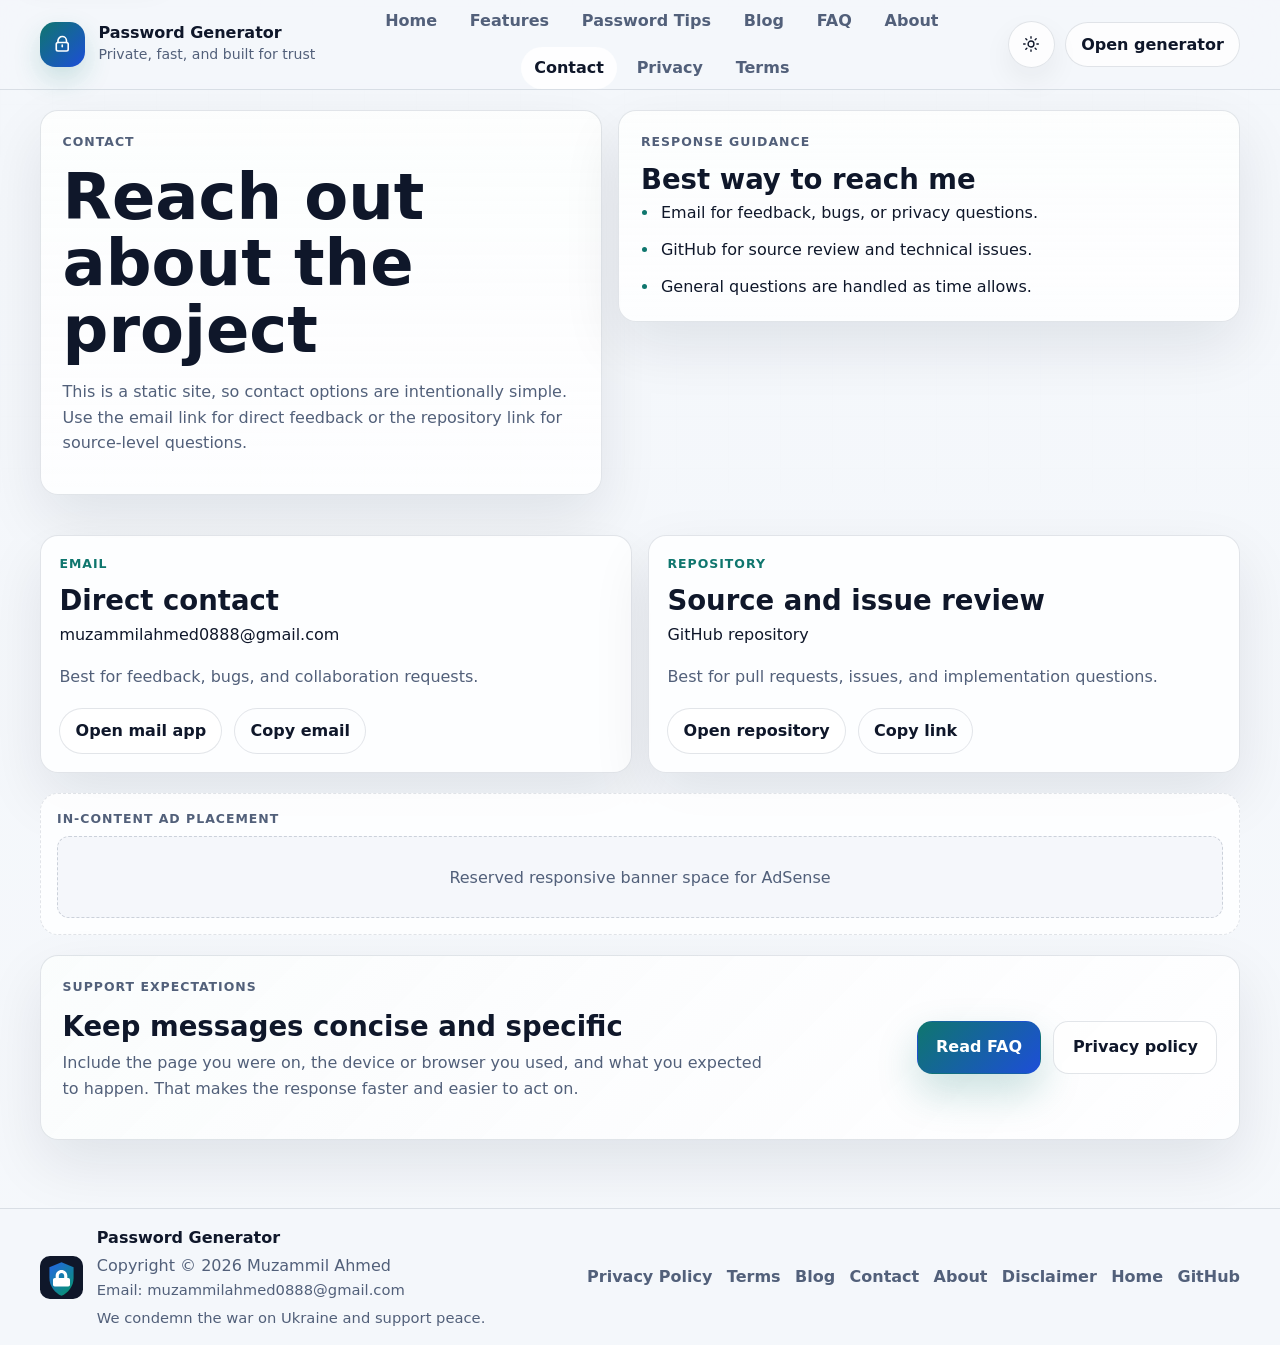
<file: contact.html>
<!DOCTYPE html>
<html lang="en" data-theme="light">
<head>
  <meta charset="UTF-8" />
  <meta name="viewport" content="width=device-width, initial-scale=1.0" />
  <meta name="description" content="Contact the Password Generator project for feedback, source questions, or partnership inquiries." />
  <meta name="author" content="Muzammil Ahmed" />
  <meta name="keywords" content="contact password generator, feedback, partnership, project contact, security tool support" />
  <meta name="robots" content="index,follow,max-image-preview:large" />
  <meta name="theme-color" content="#0b1020" />
  <meta name="google-adsense-account" content="ca-pub-2591170512192170" />
  <link rel="canonical" href="https://muzammil-ansari-17.github.io/Password-Generator/contact.html" />
  <meta property="og:type" content="website" />
  <meta property="og:site_name" content="Password Generator" />
  <meta property="og:title" content="Contact | Password Generator" />
  <meta property="og:description" content="Reach out with feedback, source questions, or project inquiries." />
  <meta property="og:url" content="https://muzammil-ansari-17.github.io/Password-Generator/contact.html" />
  <meta property="og:image" content="share-preview.svg" />
  <meta property="og:image:type" content="image/svg+xml" />
  <meta name="twitter:card" content="summary_large_image" />
  <meta name="twitter:title" content="Contact | Password Generator" />
  <meta name="twitter:description" content="Reach out with feedback, source questions, or project inquiries." />
  <meta name="twitter:image" content="share-preview.svg" />
  <title>Contact | Password Generator</title>
  <link rel="icon" href="favicon.svg" type="image/svg+xml" />
  <link rel="manifest" href="site.webmanifest" />
  <link rel="stylesheet" href="style.css" />
  <script async src="https://pagead2.googlesyndication.com/pagead/js/adsbygoogle.js?client=ca-pub-2591170512192170" crossorigin="anonymous"></script>
  <script type="application/ld+json">
    {
      "@context": "https://schema.org",
      "@type": "ContactPage",
      "name": "Contact Password Generator",
      "description": "Contact page for the Password Generator project."
    }
  </script>
  <script src="script.js" defer></script>
</head>
<body>
  <a class="skip-link" href="#main-content">Skip to content</a>

  <header class="site-header">
    <div class="container site-header__inner">
      <a class="brand" href="index.html" aria-label="Password Generator home">
        <span class="brand__mark" aria-hidden="true">
          <svg viewBox="0 0 24 24" focusable="false" aria-hidden="true">
            <path d="M7 10V8a5 5 0 0 1 10 0v2" />
            <rect x="5" y="10" width="14" height="10" rx="2" />
            <path d="M12 13v2" />
          </svg>
        </span>
        <span class="brand__text">
          <strong>Password Generator</strong>
          <span>Private, fast, and built for trust</span>
        </span>
      </a>

      <button class="icon-button nav-toggle" type="button" aria-label="Open navigation" aria-expanded="false" data-nav-toggle>
        <svg viewBox="0 0 24 24" aria-hidden="true" focusable="false"><path d="M4 7h16M4 12h16M4 17h16" /></svg>
      </button>

      <nav class="site-nav" data-navigation aria-label="Primary">
        <a href="index.html">Home</a>
        <a href="index.html#features">Features</a>
        <a href="index.html#password-tips">Password Tips</a>
        <a href="blog.html">Blog</a>
        <a href="faq.html">FAQ</a>
        <a href="about.html">About</a>
        <a href="contact.html" aria-current="page">Contact</a>
        <a href="privacy.html">Privacy</a>
        <a href="terms.html">Terms</a>
      </nav>

      <div class="header-actions">
        <button class="icon-button theme-toggle" type="button" data-theme-toggle aria-label="Toggle dark mode">
          <svg class="theme-icon theme-icon--sun" viewBox="0 0 24 24" aria-hidden="true" focusable="false">
            <circle cx="12" cy="12" r="4" />
            <path d="M12 2v2M12 20v2M4.93 4.93l1.41 1.41M17.66 17.66l1.41 1.41M2 12h2M20 12h2M4.93 19.07l1.41-1.41M17.66 6.34l1.41-1.41" />
          </svg>
          <svg class="theme-icon theme-icon--moon" viewBox="0 0 24 24" aria-hidden="true" focusable="false">
            <path d="M21 13.2A8.5 8.5 0 1 1 10.8 3 7.2 7.2 0 0 0 21 13.2Z" />
          </svg>
        </button>
        <a class="button button--secondary button--compact" href="index.html#generator">Open generator</a>
      </div>
    </div>
  </header>

  <main id="main-content" class="page-shell">
    <section class="section container">
      <div class="split-grid">
        <article class="panel panel--glass">
          <p class="eyebrow">Contact</p>
          <h1>Reach out about the project</h1>
          <p class="section-note">
            This is a static site, so contact options are intentionally simple. Use the email link for direct feedback or the
            repository link for source-level questions.
          </p>
        </article>
        <aside class="panel panel--glass">
          <p class="eyebrow">Response guidance</p>
          <h2>Best way to reach me</h2>
          <ul class="check-list">
            <li>Email for feedback, bugs, or privacy questions.</li>
            <li>GitHub for source review and technical issues.</li>
            <li>General questions are handled as time allows.</li>
          </ul>
        </aside>
      </div>
    </section>

    <section class="section container">
      <div class="contact-grid">
        <article class="contact-card">
          <p class="eyebrow">Email</p>
          <h2>Direct contact</h2>
          <p><a href="mailto:muzammilahmed0888@gmail.com">muzammilahmed0888@gmail.com</a></p>
          <p class="contact-note">Best for feedback, bugs, and collaboration requests.</p>
          <div class="hero__actions">
            <a class="button button--secondary button--compact" href="mailto:muzammilahmed0888@gmail.com">Open mail app</a>
            <button class="button button--ghost button--compact" type="button" data-copy-value="muzammilahmed0888@gmail.com" data-copy-label="Email address" data-copy-success="Email address copied to clipboard.">Copy email</button>
          </div>
        </article>

        <article class="contact-card">
          <p class="eyebrow">Repository</p>
          <h2>Source and issue review</h2>
          <p><a href="https://github.com/Muzammil-Ansari-17/Password-Generator" rel="noreferrer noopener" target="_blank">GitHub repository</a></p>
          <p class="contact-note">Best for pull requests, issues, and implementation questions.</p>
          <div class="hero__actions">
            <a class="button button--secondary button--compact" href="https://github.com/Muzammil-Ansari-17/Password-Generator" rel="noreferrer noopener" target="_blank">Open repository</a>
            <button class="button button--ghost button--compact" type="button" data-copy-value="https://github.com/Muzammil-Ansari-17/Password-Generator" data-copy-label="Repository URL" data-copy-success="Repository URL copied to clipboard.">Copy link</button>
          </div>
        </article>
      </div>
    </section>

    <section class="ad-slot ad-slot--content container" aria-label="Content advertisement placement">
      <div class="ad-slot__label">In-content ad placement</div>
      <div class="ad-slot__surface">Reserved responsive banner space for AdSense</div>
    </section>

    <section class="section container">
      <div class="panel callout">
        <div class="callout__copy">
          <p class="eyebrow">Support expectations</p>
          <h2>Keep messages concise and specific</h2>
          <p>
            Include the page you were on, the device or browser you used, and what you expected to happen. That makes the
            response faster and easier to act on.
          </p>
        </div>
        <div class="callout__actions">
          <a class="button button--primary" href="faq.html">Read FAQ</a>
          <a class="button button--secondary" href="privacy.html">Privacy policy</a>
        </div>
      </div>
    </section>
  </main>

  <footer class="site-footer">
    <div class="container site-footer__inner">
      <div class="footer-branding">
        <img class="footer-logo" src="logo.svg" alt="" aria-hidden="true" />
        <div>
          <p class="footer-brand">Password Generator</p>
          <p class="footer-copy">Copyright &copy; <span data-year></span> Muzammil Ahmed</p>
          <p class="footer-copy footer-email">Email: muzammilahmed0888@gmail.com</p>
          <p class="footer-note">We condemn the war on Ukraine and support peace.</p>
        </div>
      </div>
      <nav class="footer-links" aria-label="Footer links">
        <a href="privacy.html">Privacy Policy</a>
        <a href="terms.html">Terms</a>
        <a href="blog.html">Blog</a>
        <a href="contact.html">Contact</a>
        <a href="about.html">About</a>
        <a href="privacy.html#disclaimer">Disclaimer</a>
        <a href="index.html">Home</a>
        <a href="https://github.com/Muzammil-Ansari-17/Password-Generator" rel="noreferrer noopener" target="_blank">GitHub</a>
      </nav>
    </div>
  </footer>

  <div class="toast-stack" aria-live="polite" aria-atomic="true" data-toast-stack></div>
</body>
</html>
</file>
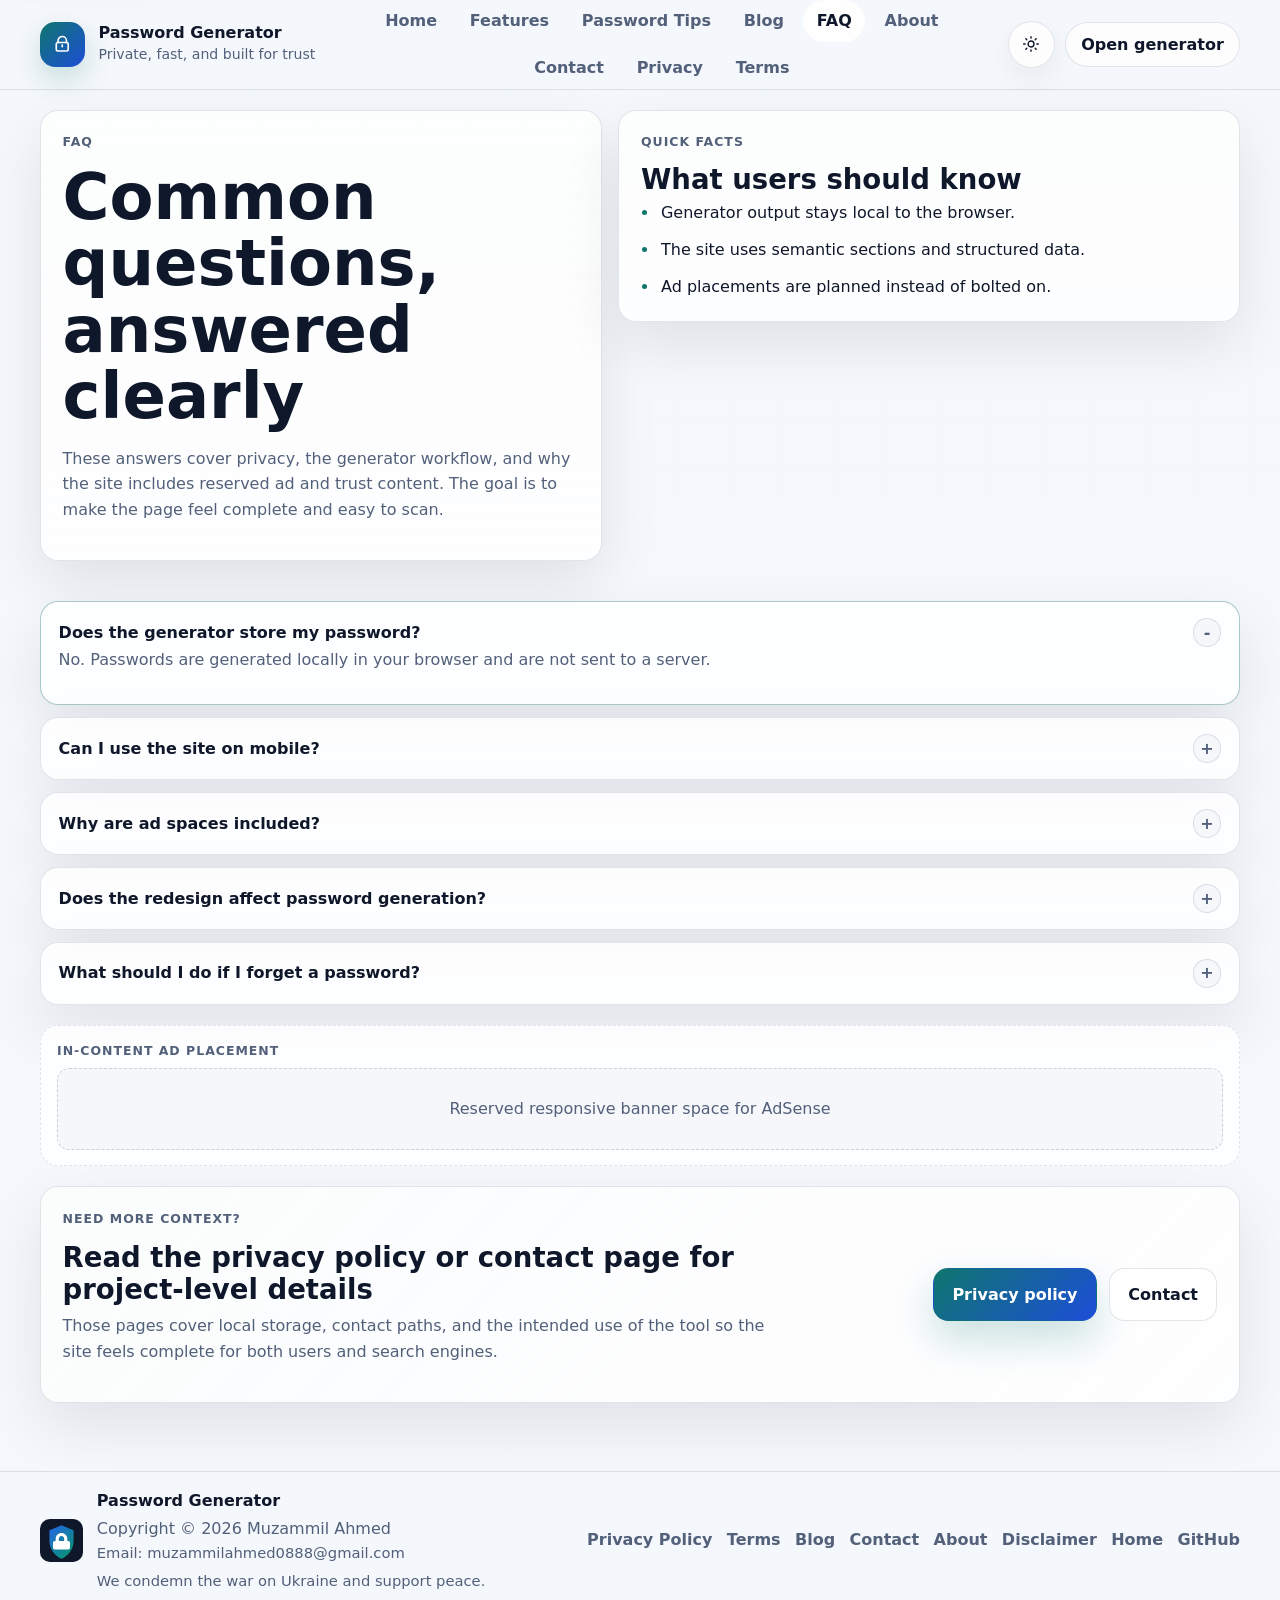
<file: faq.html>
<!DOCTYPE html>
<html lang="en" data-theme="light">
<head>
  <meta charset="UTF-8" />
  <meta name="viewport" content="width=device-width, initial-scale=1.0" />
  <meta name="description" content="Frequently asked questions about the Password Generator, its privacy model, and the site structure." />
  <meta name="author" content="Muzammil Ahmed" />
  <meta name="keywords" content="password generator FAQ, privacy FAQ, secure password tool, local generator, AdSense friendly website" />
  <meta name="robots" content="index,follow,max-image-preview:large" />
  <meta name="theme-color" content="#0b1020" />
  <meta name="google-adsense-account" content="ca-pub-2591170512192170" />
  <link rel="canonical" href="https://muzammil-ansari-17.github.io/Password-Generator/faq.html" />
  <meta property="og:type" content="website" />
  <meta property="og:site_name" content="Password Generator" />
  <meta property="og:title" content="FAQ | Password Generator" />
  <meta property="og:description" content="Answers about security, privacy, usage, and the ad-ready site structure." />
  <meta property="og:url" content="https://muzammil-ansari-17.github.io/Password-Generator/faq.html" />
  <meta property="og:image" content="share-preview.svg" />
  <meta property="og:image:type" content="image/svg+xml" />
  <meta name="twitter:card" content="summary_large_image" />
  <meta name="twitter:title" content="FAQ | Password Generator" />
  <meta name="twitter:description" content="Answers about security, privacy, usage, and the ad-ready site structure." />
  <meta name="twitter:image" content="share-preview.svg" />
  <title>FAQ | Password Generator</title>
  <link rel="icon" href="favicon.svg" type="image/svg+xml" />
  <link rel="manifest" href="site.webmanifest" />
  <link rel="stylesheet" href="style.css" />
  <script async src="https://pagead2.googlesyndication.com/pagead/js/adsbygoogle.js?client=ca-pub-2591170512192170" crossorigin="anonymous"></script>
  <script type="application/ld+json">
    {
      "@context": "https://schema.org",
      "@type": "FAQPage",
      "mainEntity": [
        {
          "@type": "Question",
          "name": "Does the generator store passwords?",
          "acceptedAnswer": {
            "@type": "Answer",
            "text": "No. Passwords are generated locally in your browser and are not sent to a server."
          }
        },
        {
          "@type": "Question",
          "name": "Can I use the site on mobile?",
          "acceptedAnswer": {
            "@type": "Answer",
            "text": "Yes. The layout is mobile-first and adapts cleanly across phones, tablets, and desktops."
          }
        },
        {
          "@type": "Question",
          "name": "Why are there ad spaces?",
          "acceptedAnswer": {
            "@type": "Answer",
            "text": "Reserved placements are included so ads can be added without crowding the main task or harming usability."
          }
        },
        {
          "@type": "Question",
          "name": "Is the password logic changed by the redesign?",
          "acceptedAnswer": {
            "@type": "Answer",
            "text": "No. The generation logic remains intact. The redesign changes the presentation, supporting content, and UX around it."
          }
        }
      ]
    }
  </script>
  <script src="script.js" defer></script>
</head>
<body>
  <a class="skip-link" href="#main-content">Skip to content</a>

  <header class="site-header">
    <div class="container site-header__inner">
      <a class="brand" href="index.html" aria-label="Password Generator home">
        <span class="brand__mark" aria-hidden="true">
          <svg viewBox="0 0 24 24" focusable="false" aria-hidden="true">
            <path d="M7 10V8a5 5 0 0 1 10 0v2" />
            <rect x="5" y="10" width="14" height="10" rx="2" />
            <path d="M12 13v2" />
          </svg>
        </span>
        <span class="brand__text">
          <strong>Password Generator</strong>
          <span>Private, fast, and built for trust</span>
        </span>
      </a>

      <button class="icon-button nav-toggle" type="button" aria-label="Open navigation" aria-expanded="false" data-nav-toggle>
        <svg viewBox="0 0 24 24" aria-hidden="true" focusable="false"><path d="M4 7h16M4 12h16M4 17h16" /></svg>
      </button>

      <nav class="site-nav" data-navigation aria-label="Primary">
        <a href="index.html">Home</a>
        <a href="index.html#features">Features</a>
        <a href="index.html#password-tips">Password Tips</a>
        <a href="blog.html">Blog</a>
        <a href="faq.html" aria-current="page">FAQ</a>
        <a href="about.html">About</a>
        <a href="contact.html">Contact</a>
        <a href="privacy.html">Privacy</a>
        <a href="terms.html">Terms</a>
      </nav>

      <div class="header-actions">
        <button class="icon-button theme-toggle" type="button" data-theme-toggle aria-label="Toggle dark mode">
          <svg class="theme-icon theme-icon--sun" viewBox="0 0 24 24" aria-hidden="true" focusable="false">
            <circle cx="12" cy="12" r="4" />
            <path d="M12 2v2M12 20v2M4.93 4.93l1.41 1.41M17.66 17.66l1.41 1.41M2 12h2M20 12h2M4.93 19.07l1.41-1.41M17.66 6.34l1.41-1.41" />
          </svg>
          <svg class="theme-icon theme-icon--moon" viewBox="0 0 24 24" aria-hidden="true" focusable="false">
            <path d="M21 13.2A8.5 8.5 0 1 1 10.8 3 7.2 7.2 0 0 0 21 13.2Z" />
          </svg>
        </button>
        <a class="button button--secondary button--compact" href="index.html#generator">Open generator</a>
      </div>
    </div>
  </header>

  <main id="main-content" class="page-shell">
    <section class="section container">
      <div class="split-grid">
        <article class="panel panel--glass">
          <p class="eyebrow">FAQ</p>
          <h1>Common questions, answered clearly</h1>
          <p class="section-note">
            These answers cover privacy, the generator workflow, and why the site includes reserved ad and trust content. The
            goal is to make the page feel complete and easy to scan.
          </p>
        </article>
        <aside class="panel panel--glass">
          <p class="eyebrow">Quick facts</p>
          <h2>What users should know</h2>
          <ul class="check-list">
            <li>Generator output stays local to the browser.</li>
            <li>The site uses semantic sections and structured data.</li>
            <li>Ad placements are planned instead of bolted on.</li>
          </ul>
        </aside>
      </div>
    </section>

    <section class="section container">
      <div class="faq-list">
        <details class="faq-item" open>
          <summary>Does the generator store my password?</summary>
          <p>No. Passwords are generated locally in your browser and are not sent to a server.</p>
        </details>
        <details class="faq-item">
          <summary>Can I use the site on mobile?</summary>
          <p>Yes. The layout is built mobile-first and scales cleanly across phones, tablets, and desktops.</p>
        </details>
        <details class="faq-item">
          <summary>Why are ad spaces included?</summary>
          <p>Reserved placements make the site monetization-ready without pushing ads into the generator workflow.</p>
        </details>
        <details class="faq-item">
          <summary>Does the redesign affect password generation?</summary>
          <p>No. The logic stays the same. Only the UI, content, metadata, and supporting interactions were expanded.</p>
        </details>
        <details class="faq-item">
          <summary>What should I do if I forget a password?</summary>
          <p>Use a password manager, rotate credentials where needed, and regenerate strong passwords for new accounts.</p>
        </details>
      </div>
    </section>

    <section class="ad-slot ad-slot--content container" aria-label="Content advertisement placement">
      <div class="ad-slot__label">In-content ad placement</div>
      <div class="ad-slot__surface">Reserved responsive banner space for AdSense</div>
    </section>

    <section class="section container">
      <div class="panel callout">
        <div class="callout__copy">
          <p class="eyebrow">Need more context?</p>
          <h2>Read the privacy policy or contact page for project-level details</h2>
          <p>
            Those pages cover local storage, contact paths, and the intended use of the tool so the site feels complete for
            both users and search engines.
          </p>
        </div>
        <div class="callout__actions">
          <a class="button button--primary" href="privacy.html">Privacy policy</a>
          <a class="button button--secondary" href="contact.html">Contact</a>
        </div>
      </div>
    </section>
  </main>

  <footer class="site-footer">
    <div class="container site-footer__inner">
      <div class="footer-branding">
        <img class="footer-logo" src="logo.svg" alt="" aria-hidden="true" />
        <div>
          <p class="footer-brand">Password Generator</p>
          <p class="footer-copy">Copyright &copy; <span data-year></span> Muzammil Ahmed</p>
          <p class="footer-copy footer-email">Email: muzammilahmed0888@gmail.com</p>
          <p class="footer-note">We condemn the war on Ukraine and support peace.</p>
        </div>
      </div>
      <nav class="footer-links" aria-label="Footer links">
        <a href="privacy.html">Privacy Policy</a>
        <a href="terms.html">Terms</a>
        <a href="blog.html">Blog</a>
        <a href="contact.html">Contact</a>
        <a href="about.html">About</a>
        <a href="privacy.html#disclaimer">Disclaimer</a>
        <a href="index.html">Home</a>
        <a href="https://github.com/Muzammil-Ansari-17/Password-Generator" rel="noreferrer noopener" target="_blank">GitHub</a>
      </nav>
    </div>
  </footer>

  <div class="toast-stack" aria-live="polite" aria-atomic="true" data-toast-stack></div>
</body>
</html>
</file>
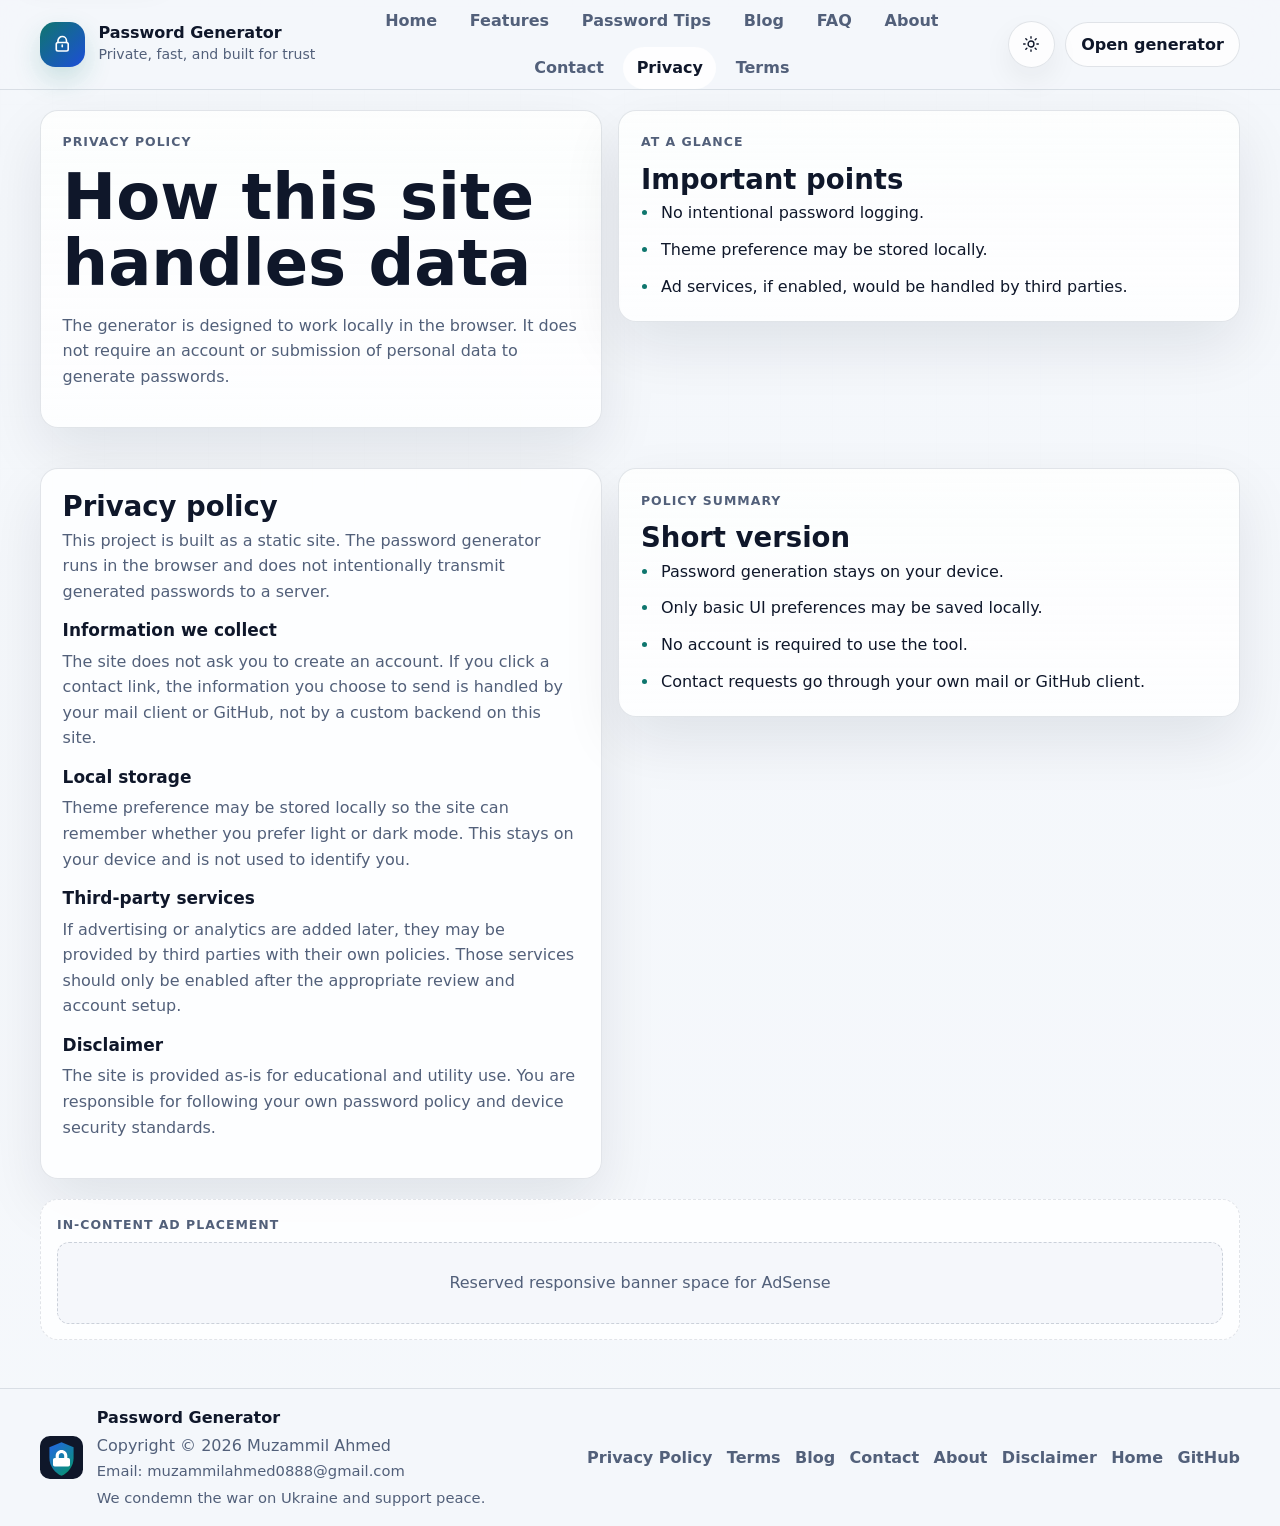
<file: privacy.html>
<!DOCTYPE html>
<html lang="en" data-theme="light">
<head>
  <meta charset="UTF-8" />
  <meta name="viewport" content="width=device-width, initial-scale=1.0" />
  <meta name="description" content="Privacy policy for the Password Generator project, including browser storage, contact information, and third-party notes." />
  <meta name="author" content="Muzammil Ahmed" />
  <meta name="keywords" content="privacy policy, password generator privacy, local storage, browser password tool, ad services privacy" />
  <meta name="robots" content="index,follow,max-image-preview:large" />
  <meta name="theme-color" content="#0b1020" />
  <meta name="google-adsense-account" content="ca-pub-2591170512192170" />
  <link rel="canonical" href="https://muzammil-ansari-17.github.io/Password-Generator/privacy.html" />
  <meta property="og:type" content="website" />
  <meta property="og:site_name" content="Password Generator" />
  <meta property="og:title" content="Privacy Policy | Password Generator" />
  <meta property="og:description" content="Learn how the site handles browser data, contact messages, and ad-related services." />
  <meta property="og:url" content="https://muzammil-ansari-17.github.io/Password-Generator/privacy.html" />
  <meta property="og:image" content="share-preview.svg" />
  <meta property="og:image:type" content="image/svg+xml" />
  <meta name="twitter:card" content="summary_large_image" />
  <meta name="twitter:title" content="Privacy Policy | Password Generator" />
  <meta name="twitter:description" content="Learn how the site handles browser data, contact messages, and ad-related services." />
  <meta name="twitter:image" content="share-preview.svg" />
  <title>Privacy Policy | Password Generator</title>
  <link rel="icon" href="favicon.svg" type="image/svg+xml" />
  <link rel="manifest" href="site.webmanifest" />
  <link rel="stylesheet" href="style.css" />
  <script async src="https://pagead2.googlesyndication.com/pagead/js/adsbygoogle.js?client=ca-pub-2591170512192170" crossorigin="anonymous"></script>
  <script type="application/ld+json">
    {
      "@context": "https://schema.org",
      "@type": "WebPage",
      "name": "Privacy Policy",
      "url": "https://muzammil-ansari-17.github.io/Password-Generator/privacy.html",
      "description": "Privacy policy for the Password Generator project, including local generation, browser storage, contact handling, and advertising notes.",
      "isPartOf": {
        "@type": "WebSite",
        "name": "Password Generator",
        "url": "https://muzammil-ansari-17.github.io/Password-Generator/"
      }
    }
  </script>
  <script src="script.js" defer></script>
</head>
<body>
  <a class="skip-link" href="#main-content">Skip to content</a>

  <header class="site-header">
    <div class="container site-header__inner">
      <a class="brand" href="index.html" aria-label="Password Generator home">
        <span class="brand__mark" aria-hidden="true">
          <svg viewBox="0 0 24 24" focusable="false" aria-hidden="true">
            <path d="M7 10V8a5 5 0 0 1 10 0v2" />
            <rect x="5" y="10" width="14" height="10" rx="2" />
            <path d="M12 13v2" />
          </svg>
        </span>
        <span class="brand__text">
          <strong>Password Generator</strong>
          <span>Private, fast, and built for trust</span>
        </span>
      </a>

      <button class="icon-button nav-toggle" type="button" aria-label="Open navigation" aria-expanded="false" data-nav-toggle>
        <svg viewBox="0 0 24 24" aria-hidden="true" focusable="false"><path d="M4 7h16M4 12h16M4 17h16" /></svg>
      </button>

      <nav class="site-nav" data-navigation aria-label="Primary">
        <a href="index.html">Home</a>
        <a href="index.html#features">Features</a>
        <a href="index.html#password-tips">Password Tips</a>
        <a href="blog.html">Blog</a>
        <a href="faq.html">FAQ</a>
        <a href="about.html">About</a>
        <a href="contact.html">Contact</a>
        <a href="privacy.html" aria-current="page">Privacy</a>
        <a href="terms.html">Terms</a>
      </nav>

      <div class="header-actions">
        <button class="icon-button theme-toggle" type="button" data-theme-toggle aria-label="Toggle dark mode">
          <svg class="theme-icon theme-icon--sun" viewBox="0 0 24 24" aria-hidden="true" focusable="false">
            <circle cx="12" cy="12" r="4" />
            <path d="M12 2v2M12 20v2M4.93 4.93l1.41 1.41M17.66 17.66l1.41 1.41M2 12h2M20 12h2M4.93 19.07l1.41-1.41M17.66 6.34l1.41-1.41" />
          </svg>
          <svg class="theme-icon theme-icon--moon" viewBox="0 0 24 24" aria-hidden="true" focusable="false">
            <path d="M21 13.2A8.5 8.5 0 1 1 10.8 3 7.2 7.2 0 0 0 21 13.2Z" />
          </svg>
        </button>
        <a class="button button--secondary button--compact" href="index.html#generator">Open generator</a>
      </div>
    </div>
  </header>

  <main id="main-content" class="page-shell">
    <section class="section container">
      <div class="split-grid">
        <article class="panel panel--glass">
          <p class="eyebrow">Privacy policy</p>
          <h1>How this site handles data</h1>
          <p class="section-note">
            The generator is designed to work locally in the browser. It does not require an account or submission of personal
            data to generate passwords.
          </p>
        </article>
        <aside class="panel panel--glass">
          <p class="eyebrow">At a glance</p>
          <h2>Important points</h2>
          <ul class="check-list">
            <li>No intentional password logging.</li>
            <li>Theme preference may be stored locally.</li>
            <li>Ad services, if enabled, would be handled by third parties.</li>
          </ul>
        </aside>
      </div>
    </section>

    <section class="section container">
      <div class="split-grid">
        <article class="content-card panel">
          <h2>Privacy policy</h2>
          <p>
            This project is built as a static site. The password generator runs in the browser and does not intentionally
            transmit generated passwords to a server.
          </p>
          <h3>Information we collect</h3>
          <p>
            The site does not ask you to create an account. If you click a contact link, the information you choose to send is
            handled by your mail client or GitHub, not by a custom backend on this site.
          </p>
          <h3>Local storage</h3>
          <p>
            Theme preference may be stored locally so the site can remember whether you prefer light or dark mode. This stays on
            your device and is not used to identify you.
          </p>
          <h3>Third-party services</h3>
          <p>
            If advertising or analytics are added later, they may be provided by third parties with their own policies. Those
            services should only be enabled after the appropriate review and account setup.
          </p>
          <h3 id="disclaimer">Disclaimer</h3>
          <p>
            The site is provided as-is for educational and utility use. You are responsible for following your own password
            policy and device security standards.
          </p>
        </article>
        <aside class="panel panel--glass">
          <p class="eyebrow">Policy summary</p>
          <h2>Short version</h2>
          <ul class="check-list">
            <li>Password generation stays on your device.</li>
            <li>Only basic UI preferences may be saved locally.</li>
            <li>No account is required to use the tool.</li>
            <li>Contact requests go through your own mail or GitHub client.</li>
          </ul>
        </aside>
      </div>
    </section>

    <section class="ad-slot ad-slot--content container" aria-label="Content advertisement placement">
      <div class="ad-slot__label">In-content ad placement</div>
      <div class="ad-slot__surface">Reserved responsive banner space for AdSense</div>
    </section>
  </main>

  <footer class="site-footer">
    <div class="container site-footer__inner">
      <div class="footer-branding">
        <img class="footer-logo" src="logo.svg" alt="" aria-hidden="true" />
        <div>
          <p class="footer-brand">Password Generator</p>
          <p class="footer-copy">Copyright &copy; <span data-year></span> Muzammil Ahmed</p>
          <p class="footer-copy footer-email">Email: muzammilahmed0888@gmail.com</p>
          <p class="footer-note">We condemn the war on Ukraine and support peace.</p>
        </div>
      </div>
      <nav class="footer-links" aria-label="Footer links">
        <a href="privacy.html">Privacy Policy</a>
        <a href="terms.html">Terms</a>
        <a href="blog.html">Blog</a>
        <a href="contact.html">Contact</a>
        <a href="about.html">About</a>
        <a href="privacy.html#disclaimer">Disclaimer</a>
        <a href="index.html">Home</a>
        <a href="https://github.com/Muzammil-Ansari-17/Password-Generator" rel="noreferrer noopener" target="_blank">GitHub</a>
      </nav>
    </div>
  </footer>

  <div class="toast-stack" aria-live="polite" aria-atomic="true" data-toast-stack></div>
</body>
</html>
</file>
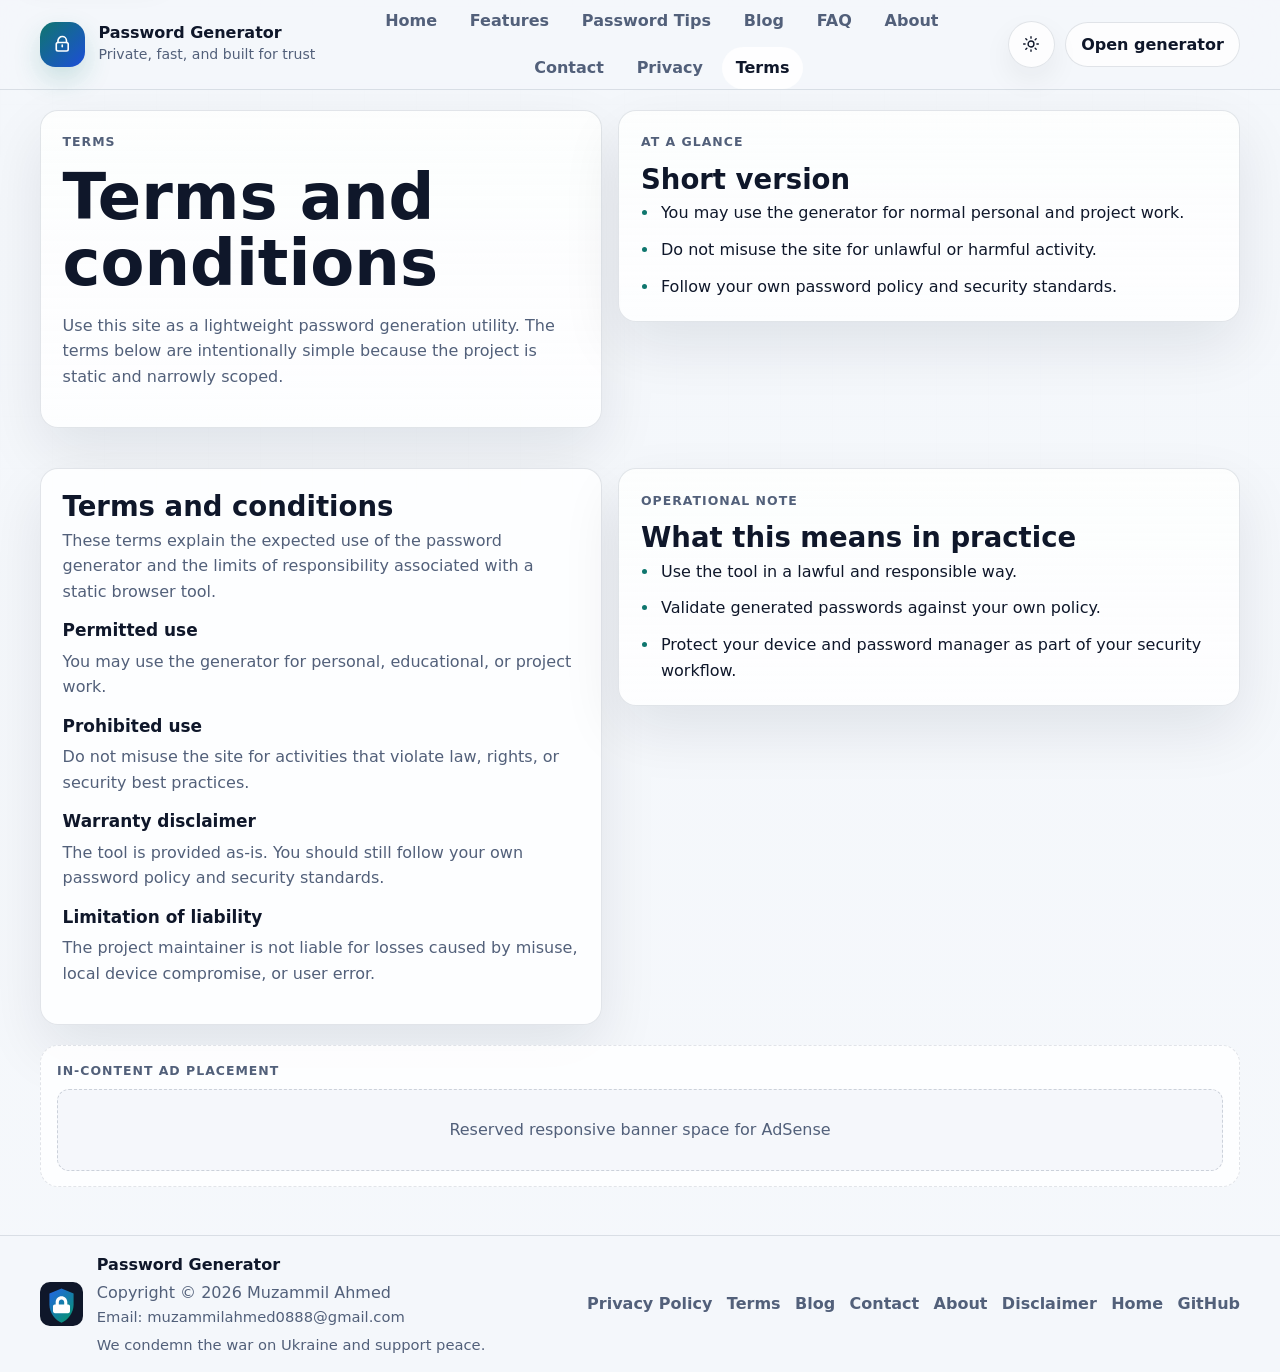
<file: terms.html>
<!DOCTYPE html>
<html lang="en" data-theme="light">
<head>
  <meta charset="UTF-8" />
  <meta name="viewport" content="width=device-width, initial-scale=1.0" />
  <meta name="description" content="Terms and conditions for the Password Generator project." />
  <meta name="author" content="Muzammil Ahmed" />
  <meta name="keywords" content="terms and conditions, password generator terms, website disclaimer, static site policy" />
  <meta name="robots" content="index,follow,max-image-preview:large" />
  <meta name="theme-color" content="#0b1020" />
  <meta name="google-adsense-account" content="ca-pub-2591170512192170" />
  <link rel="canonical" href="https://muzammil-ansari-17.github.io/Password-Generator/terms.html" />
  <meta property="og:type" content="website" />
  <meta property="og:site_name" content="Password Generator" />
  <meta property="og:title" content="Terms & Conditions | Password Generator" />
  <meta property="og:description" content="Read the simple terms for using the password generator." />
  <meta property="og:url" content="https://muzammil-ansari-17.github.io/Password-Generator/terms.html" />
  <meta property="og:image" content="share-preview.svg" />
  <meta property="og:image:type" content="image/svg+xml" />
  <meta name="twitter:card" content="summary_large_image" />
  <meta name="twitter:title" content="Terms & Conditions | Password Generator" />
  <meta name="twitter:description" content="Read the simple terms for using the password generator." />
  <meta name="twitter:image" content="share-preview.svg" />
  <title>Terms & Conditions | Password Generator</title>
  <link rel="icon" href="favicon.svg" type="image/svg+xml" />
  <link rel="manifest" href="site.webmanifest" />
  <link rel="stylesheet" href="style.css" />
  <script async src="https://pagead2.googlesyndication.com/pagead/js/adsbygoogle.js?client=ca-pub-2591170512192170" crossorigin="anonymous"></script>
  <script type="application/ld+json">
    {
      "@context": "https://schema.org",
      "@type": "WebPage",
      "name": "Terms and Conditions",
      "url": "https://muzammil-ansari-17.github.io/Password-Generator/terms.html",
      "description": "Terms and conditions for using the Password Generator project as a static browser-based utility.",
      "isPartOf": {
        "@type": "WebSite",
        "name": "Password Generator",
        "url": "https://muzammil-ansari-17.github.io/Password-Generator/"
      }
    }
  </script>
  <script src="script.js" defer></script>
</head>
<body>
  <a class="skip-link" href="#main-content">Skip to content</a>

  <header class="site-header">
    <div class="container site-header__inner">
      <a class="brand" href="index.html" aria-label="Password Generator home">
        <span class="brand__mark" aria-hidden="true">
          <svg viewBox="0 0 24 24" focusable="false" aria-hidden="true">
            <path d="M7 10V8a5 5 0 0 1 10 0v2" />
            <rect x="5" y="10" width="14" height="10" rx="2" />
            <path d="M12 13v2" />
          </svg>
        </span>
        <span class="brand__text">
          <strong>Password Generator</strong>
          <span>Private, fast, and built for trust</span>
        </span>
      </a>

      <button class="icon-button nav-toggle" type="button" aria-label="Open navigation" aria-expanded="false" data-nav-toggle>
        <svg viewBox="0 0 24 24" aria-hidden="true" focusable="false"><path d="M4 7h16M4 12h16M4 17h16" /></svg>
      </button>

      <nav class="site-nav" data-navigation aria-label="Primary">
        <a href="index.html">Home</a>
        <a href="index.html#features">Features</a>
        <a href="index.html#password-tips">Password Tips</a>
        <a href="blog.html">Blog</a>
        <a href="faq.html">FAQ</a>
        <a href="about.html">About</a>
        <a href="contact.html">Contact</a>
        <a href="privacy.html">Privacy</a>
        <a href="terms.html" aria-current="page">Terms</a>
      </nav>

      <div class="header-actions">
        <button class="icon-button theme-toggle" type="button" data-theme-toggle aria-label="Toggle dark mode">
          <svg class="theme-icon theme-icon--sun" viewBox="0 0 24 24" aria-hidden="true" focusable="false">
            <circle cx="12" cy="12" r="4" />
            <path d="M12 2v2M12 20v2M4.93 4.93l1.41 1.41M17.66 17.66l1.41 1.41M2 12h2M20 12h2M4.93 19.07l1.41-1.41M17.66 6.34l1.41-1.41" />
          </svg>
          <svg class="theme-icon theme-icon--moon" viewBox="0 0 24 24" aria-hidden="true" focusable="false">
            <path d="M21 13.2A8.5 8.5 0 1 1 10.8 3 7.2 7.2 0 0 0 21 13.2Z" />
          </svg>
        </button>
        <a class="button button--secondary button--compact" href="index.html#generator">Open generator</a>
      </div>
    </div>
  </header>

  <main id="main-content" class="page-shell">
    <section class="section container">
      <div class="split-grid">
        <article class="panel panel--glass">
          <p class="eyebrow">Terms</p>
          <h1>Terms and conditions</h1>
          <p class="section-note">
            Use this site as a lightweight password generation utility. The terms below are intentionally simple because the
            project is static and narrowly scoped.
          </p>
        </article>
        <aside class="panel panel--glass">
          <p class="eyebrow">At a glance</p>
          <h2>Short version</h2>
          <ul class="check-list">
            <li>You may use the generator for normal personal and project work.</li>
            <li>Do not misuse the site for unlawful or harmful activity.</li>
            <li>Follow your own password policy and security standards.</li>
          </ul>
        </aside>
      </div>
    </section>

    <section class="section container">
      <div class="split-grid">
        <article class="content-card panel">
          <h2>Terms and conditions</h2>
          <p>
            These terms explain the expected use of the password generator and the limits of responsibility associated with a
            static browser tool.
          </p>
          <h3>Permitted use</h3>
          <p>You may use the generator for personal, educational, or project work.</p>
          <h3>Prohibited use</h3>
          <p>Do not misuse the site for activities that violate law, rights, or security best practices.</p>
          <h3>Warranty disclaimer</h3>
          <p>The tool is provided as-is. You should still follow your own password policy and security standards.</p>
          <h3>Limitation of liability</h3>
          <p>The project maintainer is not liable for losses caused by misuse, local device compromise, or user error.</p>
        </article>
        <aside class="panel panel--glass">
          <p class="eyebrow">Operational note</p>
          <h2>What this means in practice</h2>
          <ul class="check-list">
            <li>Use the tool in a lawful and responsible way.</li>
            <li>Validate generated passwords against your own policy.</li>
            <li>Protect your device and password manager as part of your security workflow.</li>
          </ul>
        </aside>
      </div>
    </section>

    <section class="ad-slot ad-slot--content container" aria-label="Content advertisement placement">
      <div class="ad-slot__label">In-content ad placement</div>
      <div class="ad-slot__surface">Reserved responsive banner space for AdSense</div>
    </section>
  </main>

  <footer class="site-footer">
    <div class="container site-footer__inner">
      <div class="footer-branding">
        <img class="footer-logo" src="logo.svg" alt="" aria-hidden="true" />
        <div>
          <p class="footer-brand">Password Generator</p>
          <p class="footer-copy">Copyright &copy; <span data-year></span> Muzammil Ahmed</p>
          <p class="footer-copy footer-email">Email: muzammilahmed0888@gmail.com</p>
          <p class="footer-note">We condemn the war on Ukraine and support peace.</p>
        </div>
      </div>
      <nav class="footer-links" aria-label="Footer links">
        <a href="privacy.html">Privacy Policy</a>
        <a href="terms.html">Terms</a>
        <a href="blog.html">Blog</a>
        <a href="contact.html">Contact</a>
        <a href="about.html">About</a>
        <a href="privacy.html#disclaimer">Disclaimer</a>
        <a href="index.html">Home</a>
        <a href="https://github.com/Muzammil-Ansari-17/Password-Generator" rel="noreferrer noopener" target="_blank">GitHub</a>
      </nav>
    </div>
  </footer>

  <div class="toast-stack" aria-live="polite" aria-atomic="true" data-toast-stack></div>
</body>
</html>
</file>
<file: style.css>
:root {
  color-scheme: light;
  --bg: #f4f7fb;
  --bg-soft: #eef3f9;
  --surface: rgba(255, 255, 255, 0.82);
  --surface-strong: #ffffff;
  --surface-soft: rgba(244, 247, 251, 0.9);
  --surface-weak: rgba(233, 239, 247, 0.92);
  --text: #0f172a;
  --muted: #52607a;
  --border: rgba(98, 111, 133, 0.18);
  --border-strong: rgba(98, 111, 133, 0.28);
  --primary: #0f766e;
  --primary-dark: #0b5e58;
  --primary-soft: rgba(15, 118, 110, 0.12);
  --secondary: #1d4ed8;
  --secondary-soft: rgba(29, 78, 216, 0.12);
  --accent: #b4235a;
  --accent-soft: rgba(180, 35, 90, 0.12);
  --success: #15803d;
  --warning: #b45309;
  --danger: #c2410c;
  --shadow: 0 24px 60px rgba(15, 23, 42, 0.09);
  --shadow-soft: 0 12px 30px rgba(15, 23, 42, 0.06);
  --radius: 18px;
  --radius-sm: 12px;
  --radius-xs: 10px;
  --container: 1200px;
  --transition: 180ms ease;
}

html[data-theme="dark"] {
  color-scheme: dark;
  --bg: #0b1020;
  --bg-soft: #10172b;
  --surface: rgba(17, 25, 44, 0.88);
  --surface-strong: #11192c;
  --surface-soft: rgba(22, 32, 51, 0.94);
  --surface-weak: rgba(28, 39, 64, 0.92);
  --text: #edf4ff;
  --muted: #9eacc1;
  --border: rgba(148, 163, 184, 0.18);
  --border-strong: rgba(148, 163, 184, 0.3);
  --primary: #2dd4bf;
  --primary-dark: #14b8a6;
  --primary-soft: rgba(45, 212, 191, 0.12);
  --secondary: #60a5fa;
  --secondary-soft: rgba(96, 165, 250, 0.12);
  --accent: #fb7185;
  --accent-soft: rgba(251, 113, 133, 0.12);
  --shadow: 0 24px 60px rgba(0, 0, 0, 0.34);
  --shadow-soft: 0 12px 30px rgba(0, 0, 0, 0.2);
}

*,
*::before,
*::after {
  box-sizing: border-box;
}

html {
  scroll-behavior: smooth;
  scroll-padding-top: 96px;
}

body {
  margin: 0;
  min-height: 100vh;
  color: var(--text);
  font-family: Inter, Poppins, ui-sans-serif, system-ui, -apple-system, BlinkMacSystemFont, "Segoe UI", sans-serif;
  line-height: 1.6;
  background:
    linear-gradient(180deg, var(--bg) 0%, color-mix(in srgb, var(--bg) 90%, white) 100%);
  text-rendering: optimizeLegibility;
  -webkit-font-smoothing: antialiased;
}

body::before {
  content: "";
  position: fixed;
  inset: 0;
  pointer-events: none;
  background:
    linear-gradient(rgba(148, 163, 184, 0.08) 1px, transparent 1px),
    linear-gradient(90deg, rgba(148, 163, 184, 0.08) 1px, transparent 1px);
  background-size: 52px 52px;
  mask-image: linear-gradient(180deg, rgba(0, 0, 0, 0.22), transparent 84%);
  opacity: 0.5;
}

html[data-theme="dark"] body {
  background:
    radial-gradient(circle at top left, rgba(45, 212, 191, 0.06), transparent 20%),
    linear-gradient(180deg, #0b1020 0%, var(--bg) 180px);
}

html[data-theme="dark"] body::before {
  background:
    linear-gradient(rgba(148, 163, 184, 0.09) 1px, transparent 1px),
    linear-gradient(90deg, rgba(148, 163, 184, 0.09) 1px, transparent 1px);
  opacity: 0.4;
}

img,
svg {
  display: block;
  max-width: 100%;
}

a {
  color: inherit;
  text-decoration: none;
}

a:hover {
  color: var(--primary);
}

button,
input,
select,
textarea {
  font: inherit;
}

button {
  cursor: pointer;
}

:focus-visible {
  outline: 3px solid color-mix(in srgb, var(--primary) 86%, white);
  outline-offset: 3px;
}

.sr-only {
  position: absolute;
  width: 1px;
  height: 1px;
  padding: 0;
  margin: -1px;
  overflow: hidden;
  clip: rect(0, 0, 0, 0);
  white-space: nowrap;
  border: 0;
}

.skip-link {
  position: absolute;
  left: 1rem;
  top: 1rem;
  transform: translateY(-180%);
  z-index: 1000;
  padding: 0.75rem 1rem;
  border: 1px solid var(--border);
  border-radius: 999px;
  background: var(--surface-strong);
  color: var(--text);
  box-shadow: var(--shadow-soft);
}

.skip-link:focus {
  transform: translateY(0);
}

.container {
  width: min(100% - 2rem, var(--container));
  margin: 0 auto;
}

.page-shell {
  padding-bottom: 3rem;
}

.site-header {
  position: sticky;
  top: 0;
  z-index: 60;
  border-bottom: 1px solid var(--border);
  background: color-mix(in srgb, var(--bg) 90%, transparent);
  backdrop-filter: blur(20px);
}

.site-header__inner {
  min-height: 80px;
  display: grid;
  grid-template-columns: auto minmax(0, 1fr) auto;
  align-items: center;
  gap: 1rem;
}

.brand {
  display: inline-flex;
  align-items: center;
  gap: 0.85rem;
  min-width: 0;
}

.brand__mark {
  width: 2.8rem;
  height: 2.8rem;
  border-radius: 0.95rem;
  display: grid;
  place-items: center;
  color: #fff;
  background: linear-gradient(135deg, var(--primary), var(--secondary));
  box-shadow: 0 12px 28px rgba(15, 118, 110, 0.2);
}

.brand__mark svg,
.feature-card__icon svg,
.strength-card__icon svg,
.button__icon svg,
.trust-pill__icon svg,
.hero-visual__shield svg,
.icon-button svg {
  fill: none;
  stroke: currentColor;
  stroke-width: 1.9;
  stroke-linecap: round;
  stroke-linejoin: round;
}

.brand__mark svg {
  width: 1.28rem;
  height: 1.28rem;
}

.brand__text {
  display: grid;
  gap: 0.05rem;
  min-width: 0;
}

.brand__text strong {
  font-size: 1rem;
  line-height: 1.2;
}

.brand__text span {
  color: var(--muted);
  font-size: 0.88rem;
}

.site-nav {
  display: flex;
  align-items: center;
  justify-content: center;
  gap: 0.35rem;
  flex-wrap: wrap;
}

.site-nav a {
  display: inline-flex;
  align-items: center;
  min-height: 2.5rem;
  padding: 0.5rem 0.85rem;
  border-radius: 999px;
  color: var(--muted);
  font-weight: 700;
  transition: background var(--transition), color var(--transition), transform var(--transition);
}

.site-nav a:hover,
.site-nav a[aria-current="page"] {
  color: var(--text);
  background: var(--surface);
}

.header-actions {
  display: flex;
  align-items: center;
  gap: 0.65rem;
  justify-content: flex-end;
}

.icon-button {
  width: 2.9rem;
  height: 2.9rem;
  display: inline-grid;
  place-items: center;
  border: 1px solid var(--border);
  border-radius: 999px;
  background: var(--surface);
  color: var(--text);
  box-shadow: var(--shadow-soft);
  transition: transform var(--transition), background var(--transition), border-color var(--transition);
}

.icon-button:hover {
  transform: translateY(-1px);
  border-color: var(--border-strong);
}

.icon-button svg {
  width: 1.1rem;
  height: 1.1rem;
}

.nav-toggle {
  display: none;
}

.theme-toggle {
  position: relative;
}

.theme-icon {
  position: absolute;
  width: 1rem;
  height: 1rem;
  top: 50%;
  left: 50%;
  transform: translate(-50%, -50%) scale(1);
  transition: opacity var(--transition), transform var(--transition);
}

.theme-icon--moon {
  opacity: 0;
  transform: translate(-50%, -50%) scale(0.85);
}

html[data-theme="dark"] .theme-icon--sun {
  opacity: 0;
  transform: translate(-50%, -50%) scale(0.85);
}

html[data-theme="dark"] .theme-icon--moon {
  opacity: 1;
  transform: translate(-50%, -50%) scale(1);
}

.button {
  display: inline-flex;
  align-items: center;
  justify-content: center;
  gap: 0.6rem;
  min-height: 3rem;
  padding: 0.8rem 1.15rem;
  border: 1px solid transparent;
  border-radius: 0.95rem;
  font-weight: 800;
  transition: transform var(--transition), box-shadow var(--transition), background var(--transition), color var(--transition), border-color var(--transition), opacity var(--transition);
}

.button:hover {
  transform: translateY(-1px);
}

.button.is-loading {
  pointer-events: none;
  opacity: 0.94;
}

.button.is-loading .button__icon svg {
  animation: spin 800ms linear infinite;
  transform-origin: center;
}

.button.is-copied {
  box-shadow: 0 16px 34px rgba(21, 128, 61, 0.2);
}

.button--primary {
  color: #fff;
  background: linear-gradient(135deg, var(--primary), var(--secondary));
  box-shadow: 0 18px 40px rgba(15, 118, 110, 0.22);
}

.button--primary:hover {
  color: #fff;
  box-shadow: 0 20px 46px rgba(15, 118, 110, 0.28);
}

.button--secondary,
.button--ghost {
  color: var(--text);
  background: var(--surface);
  border-color: var(--border);
}

.button--secondary:hover,
.button--ghost:hover {
  color: var(--text);
  border-color: var(--border-strong);
}

.button--ghost {
  background: transparent;
}

.button--icon {
  width: 3rem;
  padding: 0;
}

.button--compact {
  min-height: 2.5rem;
  padding: 0.55rem 0.95rem;
  border-radius: 999px;
}

.button--full {
  width: 100%;
}

.button__icon {
  width: 1rem;
  height: 1rem;
  display: inline-grid;
  place-items: center;
}

.button__icon svg {
  width: 1rem;
  height: 1rem;
}

.section {
  padding: 1.25rem 0;
}

.section__header {
  display: grid;
  gap: 0.55rem;
  margin-bottom: 1rem;
}

.section__header--split {
  grid-template-columns: minmax(0, 1fr) auto;
  align-items: end;
}

.section__header-meta {
  display: flex;
  gap: 0.5rem;
  flex-wrap: wrap;
}

h1,
h2,
h3,
p,
dl,
ul,
ol,
blockquote {
  margin-top: 0;
}

h1 {
  font-size: clamp(2.5rem, 5vw, 4.4rem);
  line-height: 1.04;
  letter-spacing: 0;
  margin-bottom: 1rem;
}

h2 {
  font-size: clamp(1.55rem, 2.15vw, 2.1rem);
  line-height: 1.14;
  letter-spacing: 0;
  margin-bottom: 0.35rem;
}

h3 {
  font-size: 1.06rem;
  line-height: 1.25;
  letter-spacing: 0;
  margin-bottom: 0.45rem;
}

.eyebrow {
  margin: 0 0 0.7rem;
  color: var(--primary);
  font-size: 0.78rem;
  font-weight: 900;
  text-transform: uppercase;
  letter-spacing: 0.08em;
}

.section-note,
.hero__lede,
.panel p,
.content-card p,
.feature-card p,
.tip-card p,
.mistake-card p,
.quote-card p,
.article-card p,
.faq-item p,
.support-list li,
.footer-copy,
.status,
.trust-pill,
.hero-visual p,
.stat-card span,
.contact-note {
  color: var(--muted);
}

.hero {
  display: grid;
  grid-template-columns: minmax(0, 1.15fr) minmax(300px, 0.85fr);
  gap: 1rem;
  align-items: center;
  padding-top: 1.25rem;
}

.hero__copy {
  display: grid;
  gap: 0.2rem;
}

.hero__lede {
  max-width: 65ch;
  font-size: 1.05rem;
}

.hero__actions {
  display: flex;
  flex-wrap: wrap;
  gap: 0.75rem;
  margin-top: 1.2rem;
}

.trust-row {
  display: flex;
  flex-wrap: wrap;
  gap: 0.6rem;
  margin-top: 1.15rem;
}

.trust-pill {
  display: inline-flex;
  align-items: center;
  gap: 0.55rem;
  min-height: 2.5rem;
  padding: 0.52rem 0.85rem;
  border: 1px solid var(--border);
  border-radius: 999px;
  background: var(--surface);
  box-shadow: var(--shadow-soft);
}

.trust-pill__icon {
  width: 1.05rem;
  height: 1.05rem;
  color: var(--primary);
}

.trust-pill__icon svg {
  width: 1.05rem;
  height: 1.05rem;
}

.hero__visual {
  padding: 1.15rem;
}

.hero-visual {
  display: grid;
  gap: 0.9rem;
}

.hero-visual__shield {
  padding: 1.2rem;
  border-radius: var(--radius);
  background: linear-gradient(135deg, var(--primary-soft), var(--secondary-soft));
  border: 1px solid color-mix(in srgb, var(--border) 72%, var(--primary));
  box-shadow: var(--shadow-soft);
}

.hero-visual__shield span {
  width: 3.2rem;
  height: 3.2rem;
  display: grid;
  place-items: center;
  border-radius: 1rem;
  margin-bottom: 0.85rem;
  color: var(--primary);
  background: var(--surface);
  border: 1px solid var(--border);
}

.hero-visual__shield svg {
  width: 1.6rem;
  height: 1.6rem;
}

.hero-visual__grid {
  display: grid;
  grid-template-columns: repeat(2, minmax(0, 1fr));
  gap: 0.75rem;
}

.hero-visual__grid div {
  padding: 1rem;
  border-radius: var(--radius-sm);
  border: 1px solid var(--border);
  background: var(--surface);
  box-shadow: var(--shadow-soft);
}

.hero-visual__grid span {
  display: block;
  font-size: 1.4rem;
  font-weight: 900;
  line-height: 1;
  color: var(--text);
}

.hero-visual__grid p {
  margin: 0.35rem 0 0;
  font-size: 0.92rem;
}

.hero-visual__mini {
  display: flex;
  flex-wrap: wrap;
  gap: 0.5rem;
}

.hero-visual__mini span {
  padding: 0.45rem 0.7rem;
  border-radius: 999px;
  border: 1px solid var(--border);
  background: var(--surface);
  font-size: 0.86rem;
  color: var(--muted);
}

.panel,
.feature-card,
.tip-card,
.mistake-card,
.quote-card,
.article-card,
.contact-card,
.stat-card,
.ad-slot,
.content-card,
.faq-item {
  border: 1px solid var(--border);
  border-radius: var(--radius);
  background: var(--surface);
  box-shadow: var(--shadow);
}

.panel {
  padding: 1.35rem;
}

.panel--glass {
  background: linear-gradient(180deg, color-mix(in srgb, var(--surface-strong) 92%, var(--primary-soft)), var(--surface));
}

.panel--strength {
  display: grid;
  gap: 0.9rem;
  align-content: start;
  background: linear-gradient(180deg, color-mix(in srgb, var(--primary-soft) 60%, var(--surface)), var(--surface));
  border-color: color-mix(in srgb, var(--border) 62%, var(--primary));
}

.panel__header {
  display: flex;
  align-items: flex-start;
  justify-content: space-between;
  gap: 1rem;
  margin-bottom: 1rem;
}

.panel__header--stacked {
  flex-wrap: wrap;
}

.panel__meta {
  display: flex;
  gap: 0.45rem;
  flex-wrap: wrap;
}

.badge {
  display: inline-flex;
  align-items: center;
  min-height: 1.9rem;
  padding: 0.25rem 0.75rem;
  border-radius: 999px;
  background: var(--primary-soft);
  color: var(--primary);
  border: 1px solid color-mix(in srgb, var(--primary) 18%, var(--border));
  font-size: 0.78rem;
  font-weight: 900;
}

.badge--muted {
  background: var(--surface-soft);
  color: var(--muted);
  border-color: var(--border);
}

.generator-stage {
  padding-top: 1rem;
}

.generator-layout {
  display: grid;
  grid-template-columns: minmax(0, 1.4fr) minmax(280px, 0.72fr);
  gap: 1rem;
  align-items: start;
}

.generator-shell {
  display: grid;
  gap: 1rem;
  padding: 1.5rem;
}

.generator-sidebar {
  display: grid;
  gap: 1rem;
  position: sticky;
  top: 108px;
}

.generator__display {
  display: grid;
  gap: 0.85rem;
}

.generator__display input[type="text"] {
  width: 100%;
  min-height: 4.2rem;
  padding: 1rem 1.05rem;
  border: 1px solid var(--border);
  border-radius: 1rem;
  background: var(--surface-strong);
  color: var(--text);
  box-shadow: var(--shadow-soft);
  font-size: 1.1rem;
  letter-spacing: 0.02em;
}

.generator__display input[type="text"]::placeholder {
  color: color-mix(in srgb, var(--muted) 60%, transparent);
}

.generator__display-actions {
  display: flex;
  flex-wrap: wrap;
  gap: 0.75rem;
}

.strength-meter {
  display: grid;
  gap: 0.7rem;
}

.strength-meter__track {
  position: relative;
  height: 0.95rem;
  padding: 0.18rem;
  border-radius: 999px;
  background: var(--surface-weak);
  border: 1px solid var(--border);
  overflow: hidden;
}

.strength-meter__fill {
  display: block;
  height: 100%;
  width: 0%;
  border-radius: inherit;
  background: linear-gradient(90deg, var(--danger), var(--warning), var(--success));
  transition: width 280ms ease, background 280ms ease;
}

.strength-meter__segments {
  display: grid;
  grid-template-columns: repeat(5, minmax(0, 1fr));
  gap: 0.4rem;
}

.strength-meter__segments span {
  height: 0.48rem;
  border-radius: 999px;
  background: var(--surface-weak);
  border: 1px solid var(--border);
  transition: background var(--transition), transform var(--transition), border-color var(--transition), box-shadow var(--transition);
}

.strength-meter__segments span.is-active {
  transform: translateY(-1px);
  box-shadow: 0 8px 18px rgba(15, 23, 42, 0.08);
}

.generator__controls {
  display: grid;
  gap: 1rem;
}

.control-row {
  display: grid;
  gap: 0.75rem;
}

.control-row__label {
  display: flex;
  align-items: center;
  justify-content: space-between;
  gap: 1rem;
  flex-wrap: wrap;
}

.value-pill {
  display: inline-flex;
  align-items: center;
  gap: 0.25rem;
  min-height: 2rem;
  padding: 0.25rem 0.75rem;
  border-radius: 999px;
  background: var(--surface-soft);
  border: 1px solid var(--border);
  color: var(--text);
  font-weight: 800;
}

.range-group {
  display: grid;
  grid-template-columns: minmax(0, 1fr) 5.5rem;
  gap: 0.75rem;
  align-items: center;
}

.range-group input[type="range"] {
  width: 100%;
  accent-color: var(--primary);
}

.range-group input[type="number"] {
  width: 100%;
  min-height: 2.85rem;
  padding: 0.35rem 0.75rem;
  border-radius: 0.9rem;
  border: 1px solid var(--border);
  background: var(--surface-strong);
  color: var(--text);
}

.option-group {
  display: grid;
  grid-template-columns: repeat(4, minmax(0, 1fr));
  gap: 0.75rem;
  padding: 0;
  border: 0;
  margin: 0;
}

.option-group legend {
  width: 100%;
  margin-bottom: 0.15rem;
  padding: 0;
  font-weight: 800;
}

.option-card {
  display: grid;
  gap: 0.55rem;
  justify-items: start;
  padding: 0.9rem;
  border-radius: var(--radius-sm);
  border: 1px solid var(--border);
  background: var(--surface-strong);
  transition: transform var(--transition), border-color var(--transition), box-shadow var(--transition), background var(--transition);
}

.option-card:hover {
  transform: translateY(-1px);
  border-color: var(--border-strong);
}

.option-card input {
  position: absolute;
  opacity: 0;
  pointer-events: none;
}

.option-card__icon {
  display: inline-flex;
  align-items: center;
  min-height: 2.2rem;
  padding: 0 0.55rem;
  border-radius: 0.75rem;
  background: var(--surface-soft);
  border: 1px solid var(--border);
  font-weight: 800;
  letter-spacing: 0.04em;
}

.option-card__text {
  font-weight: 700;
}

.option-card.is-checked {
  border-color: color-mix(in srgb, var(--primary) 32%, var(--border));
  background: linear-gradient(180deg, color-mix(in srgb, var(--primary-soft) 60%, var(--surface-strong)), var(--surface-strong));
  box-shadow: 0 16px 34px rgba(15, 118, 110, 0.11);
}

.option-card.is-checked .option-card__icon {
  background: var(--primary-soft);
  border-color: color-mix(in srgb, var(--primary) 26%, var(--border));
  color: var(--primary);
}

.option-card.is-checked .option-card__text {
  color: var(--text);
}

.generator__actions {
  display: flex;
  gap: 0.75rem;
  flex-wrap: wrap;
}

.status {
  margin: 0;
  font-size: 0.95rem;
}

.status--center {
  text-align: center;
}

.status.is-success {
  color: var(--success);
}

.status.is-error {
  color: var(--danger);
}

.strength-card__icon {
  width: 3.35rem;
  height: 3.35rem;
  display: grid;
  place-items: center;
  border-radius: 1rem;
  background: var(--surface-strong);
  border: 1px solid var(--border);
  color: var(--primary);
}

.strength-card__icon svg {
  width: 1.6rem;
  height: 1.6rem;
}

.strength-card__label {
  margin-bottom: 0.25rem;
  font-size: 0.82rem;
  font-weight: 900;
  text-transform: uppercase;
  letter-spacing: 0.08em;
  color: var(--primary);
}

.strength-card__title {
  margin-bottom: 0.3rem;
}

.check-list {
  display: grid;
  gap: 0.7rem;
  padding-left: 1.1rem;
  margin: 0.2rem 0 0;
}

.check-list--compact {
  gap: 0.55rem;
}

.check-list li {
  padding-left: 0.15rem;
}

.check-list li::marker {
  color: var(--primary);
}

.split-grid {
  display: grid;
  grid-template-columns: minmax(0, 0.95fr) minmax(0, 1.05fr);
  gap: 1rem;
  align-items: start;
}

.split-grid--reverse {
  grid-template-columns: minmax(0, 1.05fr) minmax(0, 0.95fr);
}

.contact-grid {
  display: grid;
  gap: 1rem;
  grid-template-columns: repeat(2, minmax(0, 1fr));
}

.content-card {
  padding: 1.35rem;
}

.card-grid {
  display: grid;
  gap: 1rem;
}

.card-grid--two {
  grid-template-columns: repeat(2, minmax(0, 1fr));
}

.card-grid--three {
  grid-template-columns: repeat(3, minmax(0, 1fr));
}

.feature-card,
.tip-card,
.mistake-card,
.article-card,
.contact-card,
.quote-card,
.stat-card {
  padding: 1.15rem;
}

.feature-card {
  display: grid;
  gap: 0.75rem;
  align-content: start;
}

.feature-card__icon {
  width: 3rem;
  height: 3rem;
  display: grid;
  place-items: center;
  border-radius: 0.95rem;
  color: var(--primary);
  background: linear-gradient(135deg, var(--primary-soft), var(--secondary-soft));
  border: 1px solid var(--border);
}

.feature-card__icon svg {
  width: 1.35rem;
  height: 1.35rem;
}

.stat-grid {
  display: grid;
  grid-template-columns: repeat(4, minmax(0, 1fr));
  gap: 1rem;
}

.stat-grid--compact {
  grid-template-columns: repeat(3, minmax(0, 1fr));
  margin-top: 1rem;
}

.stat-card strong {
  display: block;
  font-size: 2rem;
  line-height: 1;
  margin-bottom: 0.35rem;
  color: var(--text);
}

.tip-card {
  display: grid;
  gap: 0.45rem;
}

.tip-card__index {
  width: fit-content;
  min-height: 1.8rem;
  padding: 0.2rem 0.65rem;
  border-radius: 999px;
  background: var(--primary-soft);
  color: var(--primary);
  font-size: 0.78rem;
  font-weight: 900;
  letter-spacing: 0.08em;
}

.mistake-card {
  border-color: color-mix(in srgb, var(--border) 70%, var(--accent));
}

.quote-card {
  display: grid;
  gap: 0.85rem;
}

.quote-card p {
  font-size: 1rem;
  color: var(--text);
}

.quote-card footer {
  display: grid;
  gap: 0.1rem;
}

.quote-card footer span {
  color: var(--muted);
  font-size: 0.92rem;
}

.article-grid {
  display: grid;
  grid-template-columns: repeat(3, minmax(0, 1fr));
  gap: 1rem;
}

.blog-grid {
  display: grid;
  grid-template-columns: repeat(2, minmax(0, 1fr));
  gap: 1rem;
}

.article-card {
  display: grid;
  gap: 0.8rem;
  align-content: start;
}

.blog-card {
  display: grid;
  gap: 0.75rem;
  align-content: start;
}

.blog-card p {
  font-size: 0.98rem;
}

.article-card__meta {
  font-size: 0.8rem;
  font-weight: 900;
  text-transform: uppercase;
  letter-spacing: 0.08em;
  color: var(--primary);
}

.faq-list {
  display: grid;
  gap: 0.75rem;
}

.faq-item {
  padding: 1rem 1.1rem;
  transition: border-color var(--transition), box-shadow var(--transition);
}

.faq-item[open] {
  border-color: color-mix(in srgb, var(--primary) 26%, var(--border));
}

.faq-item summary {
  list-style: none;
  font-weight: 800;
  cursor: pointer;
  display: flex;
  align-items: center;
  justify-content: space-between;
  gap: 1rem;
}

.faq-item summary::-webkit-details-marker {
  display: none;
}

.faq-item summary::after {
  content: "+";
  flex: none;
  width: 1.8rem;
  height: 1.8rem;
  display: grid;
  place-items: center;
  border-radius: 999px;
  background: var(--surface-soft);
  border: 1px solid var(--border);
  color: var(--muted);
}

.faq-item[open] summary::after {
  content: "-";
}

.callout {
  display: flex;
  align-items: center;
  justify-content: space-between;
  gap: 1rem;
  padding: 1.35rem;
  background: linear-gradient(135deg, color-mix(in srgb, var(--surface-strong) 88%, var(--primary-soft)), var(--surface));
}

.callout__copy {
  display: grid;
  gap: 0.15rem;
  max-width: 70ch;
}

.callout__actions {
  display: flex;
  gap: 0.75rem;
  flex-wrap: wrap;
}

.ad-slot {
  min-height: 118px;
  display: grid;
  gap: 0.45rem;
  padding: 0.95rem 1rem;
  border-style: dashed;
  box-shadow: none;
}

.ad-slot__label {
  font-size: 0.78rem;
  font-weight: 900;
  text-transform: uppercase;
  letter-spacing: 0.08em;
  color: var(--muted);
}

.ad-slot__surface {
  min-height: 82px;
  display: grid;
  place-items: center;
  text-align: center;
  padding: 1rem;
  border-radius: var(--radius-sm);
  border: 1px dashed var(--border-strong);
  background: var(--surface-soft);
  color: var(--muted);
}

.ad-slot--banner {
  margin-top: 1rem;
}

.ad-slot--content,
.ad-slot--footer,
.ad-slot--side {
  margin-top: 0;
}

.site-footer {
  border-top: 1px solid var(--border);
  background: color-mix(in srgb, var(--bg) 92%, transparent);
  backdrop-filter: blur(18px);
}

.site-footer__inner {
  min-height: 88px;
  display: flex;
  align-items: center;
  justify-content: space-between;
  gap: 1rem;
  padding: 1rem 0;
  flex-wrap: wrap;
}

.footer-branding {
  display: inline-flex;
  align-items: center;
  gap: 0.85rem;
}

.footer-logo {
  width: 2.7rem;
  height: 2.7rem;
  flex: none;
}

.footer-brand {
  margin-bottom: 0.15rem;
  font-weight: 900;
}

.footer-copy {
  margin: 0;
}

.footer-email {
  font-size: 0.92rem;
}

.footer-note {
  margin: 0.25rem 0 0;
  font-size: 0.92rem;
  color: var(--muted);
}

.footer-links {
  display: flex;
  align-items: center;
  flex-wrap: wrap;
  gap: 0.9rem;
}

.footer-links a {
  color: var(--muted);
  font-weight: 700;
}

.footer-links a:hover {
  color: var(--primary);
}

.toast-stack {
  position: fixed;
  right: 1rem;
  bottom: 1rem;
  display: grid;
  gap: 0.6rem;
  z-index: 80;
}

.toast {
  display: grid;
  gap: 0.15rem;
  min-width: 250px;
  max-width: min(360px, calc(100vw - 2rem));
  padding: 0.95rem 1rem;
  border: 1px solid var(--border);
  border-radius: 1rem;
  background: var(--surface-strong);
  box-shadow: var(--shadow);
  transform: translateY(8px);
  animation: toast-in 220ms ease forwards;
}

.toast strong {
  font-size: 0.95rem;
}

.toast span {
  color: var(--muted);
  font-size: 0.92rem;
}

.toast[data-tone="success"] {
  border-color: color-mix(in srgb, var(--success) 28%, var(--border));
}

.toast[data-tone="error"] {
  border-color: color-mix(in srgb, var(--danger) 28%, var(--border));
}

.toast[data-tone="info"] {
  border-color: color-mix(in srgb, var(--secondary) 24%, var(--border));
}

.reveal {
  opacity: 0;
  transform: translateY(14px);
  transition: opacity 420ms ease, transform 420ms ease;
}

.reveal.is-visible {
  opacity: 1;
  transform: translateY(0);
}

html.js .strength-meter__fill {
  position: relative;
  overflow: hidden;
}

html.js .strength-meter__fill::after {
  content: "";
  position: absolute;
  inset: 0;
  background: linear-gradient(90deg, transparent, rgba(255, 255, 255, 0.35), transparent);
  transform: translateX(-100%);
  animation: shimmer 2.4s ease-in-out infinite;
}

html[data-theme="dark"] .panel--glass,
html[data-theme="dark"] .panel,
html[data-theme="dark"] .feature-card,
html[data-theme="dark"] .tip-card,
html[data-theme="dark"] .mistake-card,
html[data-theme="dark"] .quote-card,
html[data-theme="dark"] .article-card,
html[data-theme="dark"] .contact-card,
html[data-theme="dark"] .stat-card,
html[data-theme="dark"] .content-card,
html[data-theme="dark"] .hero__visual,
html[data-theme="dark"] .generator-shell,
html[data-theme="dark"] .ad-slot,
html[data-theme="dark"] .faq-item,
html[data-theme="dark"] .trust-pill,
html[data-theme="dark"] .hero-visual__grid div,
html[data-theme="dark"] .hero-visual__shield,
html[data-theme="dark"] .option-card,
html[data-theme="dark"] .generator__display input[type="text"],
html[data-theme="dark"] .range-group input[type="number"],
html[data-theme="dark"] .icon-button,
html[data-theme="dark"] .button--secondary,
html[data-theme="dark"] .button--ghost,
html[data-theme="dark"] .theme-toggle,
html[data-theme="dark"] .site-nav a {
  background-color: color-mix(in srgb, var(--surface-strong) 85%, transparent);
}

html[data-theme="dark"] .button--primary {
  box-shadow: 0 18px 40px rgba(45, 212, 191, 0.2);
}

html[data-theme="dark"] .site-header,
html[data-theme="dark"] .site-footer {
  background: color-mix(in srgb, var(--bg) 88%, transparent);
}

html[data-theme="dark"] .site-nav a:hover,
html[data-theme="dark"] .site-nav a[aria-current="page"] {
  background: var(--surface);
}

html[data-theme="dark"] .feature-card:hover,
html[data-theme="dark"] .tip-card:hover,
html[data-theme="dark"] .mistake-card:hover,
html[data-theme="dark"] .quote-card:hover,
html[data-theme="dark"] .article-card:hover,
html[data-theme="dark"] .contact-card:hover,
html[data-theme="dark"] .stat-card:hover,
html[data-theme="dark"] .content-card:hover,
html[data-theme="dark"] .trust-pill:hover,
html[data-theme="dark"] .option-card:hover {
  border-color: color-mix(in srgb, var(--primary) 26%, var(--border));
  box-shadow: 0 18px 32px rgba(45, 212, 191, 0.08);
}

html[data-theme="dark"] .panel--strength {
  background: linear-gradient(180deg, rgba(45, 212, 191, 0.08), rgba(45, 212, 191, 0.03));
  border-color: rgba(45, 212, 191, 0.2);
}

html[data-theme="dark"] .ad-slot__surface {
  background: var(--surface-soft);
  border-color: var(--border-strong);
}

html[data-theme="dark"] .generator__display input[type="text"] {
  border-color: var(--border-strong);
}

@keyframes toast-in {
  from {
    opacity: 0;
    transform: translateY(12px);
  }
  to {
    opacity: 1;
    transform: translateY(0);
  }
}

@keyframes spin {
  to {
    transform: rotate(360deg);
  }
}

@keyframes shimmer {
  0% {
    transform: translateX(-100%);
  }
  60% {
    transform: translateX(100%);
  }
  100% {
    transform: translateX(100%);
  }
}

@media (max-width: 1120px) {
  .hero,
  .generator-layout,
  .split-grid,
  .split-grid--reverse,
  .contact-grid {
    grid-template-columns: 1fr;
  }

  .generator-sidebar {
    position: static;
  }

  .card-grid--three,
  .blog-grid,
  .article-grid,
  .stat-grid,
  .stat-grid--compact {
    grid-template-columns: repeat(2, minmax(0, 1fr));
  }
}

@media (max-width: 860px) {
  .site-header__inner {
    grid-template-columns: auto auto;
  }

  .nav-toggle {
    display: inline-grid;
    justify-self: end;
  }

  .site-nav {
    grid-column: 1 / -1;
    display: none;
    width: 100%;
    padding: 0.9rem;
    margin-bottom: 0.35rem;
    border: 1px solid var(--border);
    border-radius: 1rem;
    background: var(--surface);
    box-shadow: var(--shadow-soft);
  }

  .site-nav.is-open {
    display: flex;
    justify-content: flex-start;
    align-items: flex-start;
  }

  .header-actions {
    justify-self: end;
  }

  .hero {
    padding-top: 1rem;
  }

  .hero__visual {
    order: -1;
  }

  .option-group,
  .card-grid--two,
  .card-grid--three,
  .blog-grid,
  .article-grid,
  .stat-grid,
  .stat-grid--compact,
  .contact-grid {
    grid-template-columns: 1fr;
  }

  .generator__display-actions,
  .hero__actions,
  .callout,
  .site-footer__inner {
    flex-direction: column;
    align-items: stretch;
  }

  .footer-branding {
    align-items: flex-start;
  }

  .callout__actions {
    width: 100%;
  }

  .section__header--split {
    grid-template-columns: 1fr;
  }
}

@media (max-width: 640px) {
  .container {
    width: min(100% - 1.2rem, var(--container));
  }

  .brand__text span {
    display: none;
  }

  h1 {
    font-size: clamp(2.1rem, 11vw, 3rem);
  }

  .panel,
  .content-card,
  .generator-shell,
  .ad-slot,
  .callout {
    padding: 1rem;
  }

  .generator__display input[type="text"] {
    font-size: 1rem;
    min-height: 3.8rem;
  }
}

@media (prefers-reduced-motion: reduce) {
  html {
    scroll-behavior: auto;
  }

  *,
  *::before,
  *::after {
    animation-duration: 0.01ms !important;
    animation-iteration-count: 1 !important;
    transition-duration: 0.01ms !important;
    scroll-behavior: auto !important;
  }

  .reveal {
    opacity: 1;
    transform: none;
  }
}
</file>
